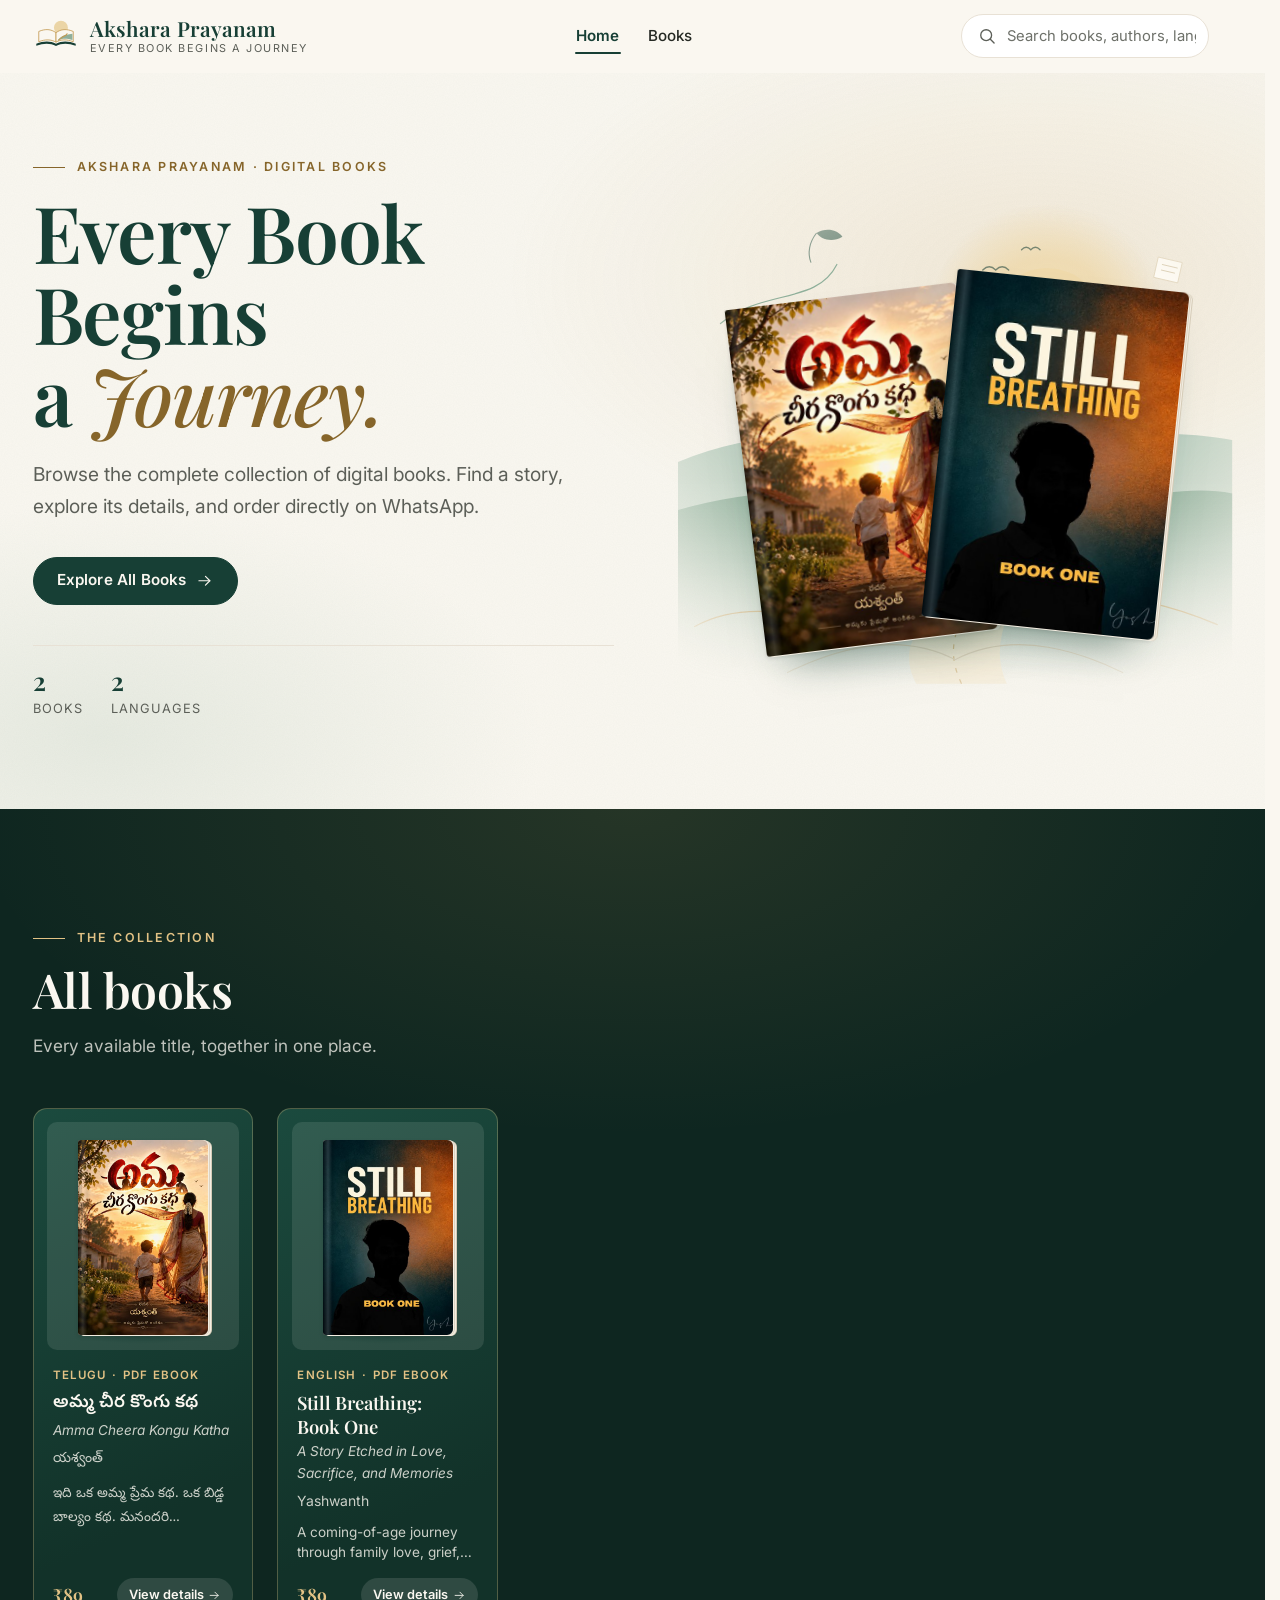
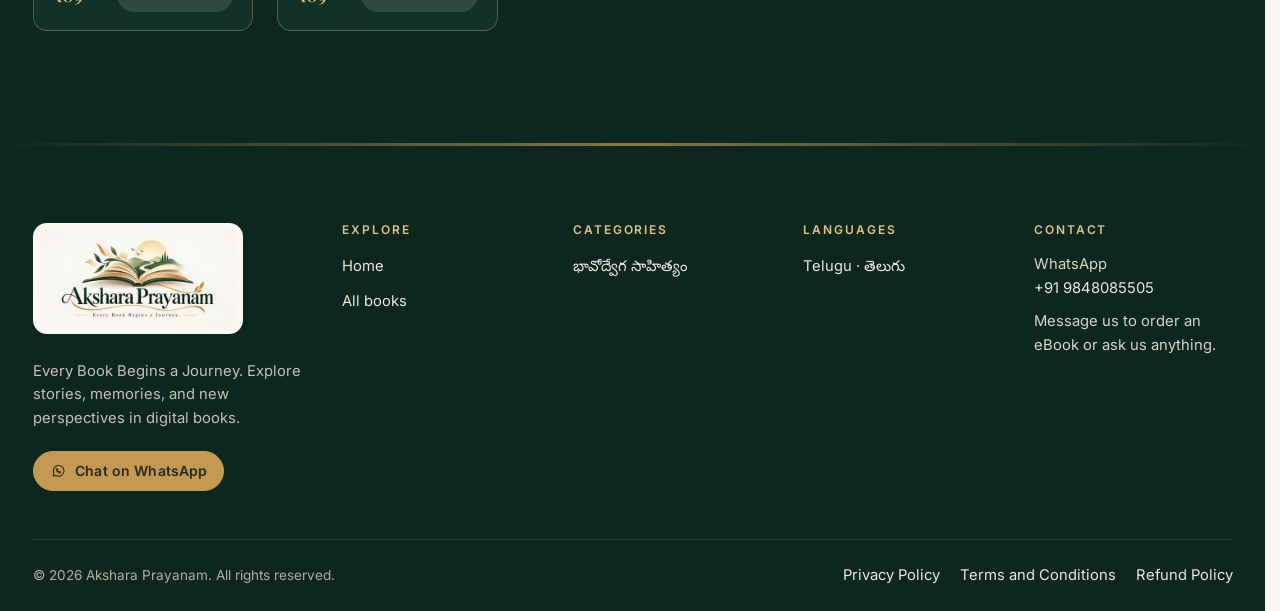
<file: index.html>
<!doctype html>
<html lang="en">
<head>
  <meta charset="utf-8">
  <meta name="viewport" content="width=device-width, initial-scale=1">
  <title>Akshara Prayanam — Every Book Begins a Journey</title>
  <meta name="description" content="Explore digital books in Telugu and English from Akshara Prayanam. Browse the collection, read book details, and order on WhatsApp.">
  <meta name="theme-color" content="#173F35">
  <link rel="icon" href="assets/favicon.svg" type="image/svg+xml">
  <link rel="preconnect" href="https://fonts.googleapis.com">
  <link rel="preconnect" href="https://fonts.gstatic.com" crossorigin>
  <link rel="stylesheet" href="https://fonts.googleapis.com/css2?family=Inter:wght@400;500;600&family=Noto+Sans+Telugu:wght@400;600&family=Playfair+Display:ital,wght@0,500;0,600;1,500&family=Ramaraja&display=swap">
  <link rel="stylesheet" href="css/styles.css?v=20261029-home">
  <script>
    (function (d) {
      var r = d.documentElement; r.classList.add('js');
      if ('IntersectionObserver' in window && window.matchMedia('(prefers-reduced-motion: no-preference)').matches) {
        r.classList.add('reveal-on');
        setTimeout(function () { if (!window.AP_READY) r.classList.remove('reveal-on'); }, 3000);
      }
    })(document);
  </script>
</head>
<body>
  <a class="skip-link" href="#main">Skip to main content</a>

  <header class="site-header">
    <div class="container header-inner">
      <a class="brand" href="index.html">
        <svg class="brand__mark" viewBox="0 0 56 48" aria-hidden="true" focusable="false">
          <circle cx="34" cy="14" r="8.5" fill="#EBD5A6"/>
          <path d="M28 31.5V20c-6-4.5-13-5-21-1.5V31c8-3.2 15-3 21 .5z" fill="#FAF7F0" stroke="#C49A52"/>
          <path d="M28 31.5V20c6-4.5 13-5 21-1.5V31c-8-3.2-15-3-21 .5z" fill="#FAF7F0" stroke="#C49A52"/>
          <path d="M30 29.5c3-4.5 7.5-7 18-8.2V29c-7-2.6-13-2.2-18 .5z" fill="#8FAF9A"/>
          <path d="M31 29c2.5-1.5 4-3.6 6.5-4.6 2-.8 3.3-1.8 4-3.2" fill="none" stroke="#C49A52" stroke-width="1.3" stroke-linecap="round"/>
          <path d="M4 33.5c9-3.6 17-3.6 24 0 7-3.6 15-3.6 24 0v2.5c-9-3.4-17-3.4-24 .2-7-3.6-15-3.6-24-.2z" fill="#173F35"/>
        </svg>
        <span class="brand__text"><span class="brand__name">Akshara Prayanam</span><span class="brand__tag">Every Book Begins a Journey</span></span>
      </a>

      <nav class="site-nav" id="site-nav" aria-label="Primary">
        <ul class="nav-list">
          <li><a href="index.html" aria-current="page">Home</a></li>
          <li><a href="books.html">Books</a></li>
        </ul>
      </nav>

      <form class="search" role="search" action="books.html" method="get">
        <label class="sr-only" for="site-search">Search books</label>
        <div class="search__field">
          <svg class="icon" viewBox="0 0 24 24" aria-hidden="true" focusable="false"><circle cx="11" cy="11" r="6.5"/><path d="m16 16 4.5 4.5"/></svg>
          <input class="search__input" id="site-search" name="q" type="search" placeholder="Search books, authors, languages" autocomplete="off" spellcheck="false" role="combobox" aria-autocomplete="list" aria-expanded="false" aria-controls="site-search-list">
          <button class="search__clear" type="button" aria-label="Clear search" hidden><svg class="icon" viewBox="0 0 24 24" aria-hidden="true" focusable="false"><path d="M6 6l12 12M18 6 6 18"/></svg></button>
        </div>
        <div class="search__panel" hidden>
          <div class="search__hint">Search by title, author, language or category.
            <div class="search__hint-list"><button class="chip" type="button" data-try="అమ్మ" lang="te">అమ్మ</button><button class="chip" type="button" data-try="Telugu">Telugu</button><button class="chip" type="button" data-try="eBook">eBook</button></div>
          </div>
          <ul class="search__list" id="site-search-list" role="listbox" aria-label="Matching books"></ul>
          <p class="search__empty" hidden></p>
        </div>
        <p class="sr-only" aria-live="polite" data-search-status></p>
      </form>

      <button class="nav-toggle" type="button" aria-expanded="false" aria-controls="site-nav" aria-label="Open menu">
        <span class="nav-toggle__bars" aria-hidden="true"><span></span><span></span><span></span></span>
      </button>
    </div>
  </header>

  <main id="main" tabindex="-1">
    <!-- Hero -->
    <section class="hero" data-glow data-pause-offscreen aria-labelledby="hero-title">
      <div class="hero__glow" aria-hidden="true"></div>
      <div class="container hero__inner">
        <div class="hero__copy">
          <p class="eyebrow">Akshara Prayanam · Digital Books</p>
          <h1 class="hero__title" id="hero-title">Every Book Begins a <em>Journey.</em></h1>
          <p class="hero__lead">Browse the complete collection of digital books. Find a story, explore its details, and order directly on WhatsApp.</p>
          <div class="hero__actions">
            <a class="btn btn--primary" href="#catalogue">Explore All Books
              <svg class="icon icon--arrow" viewBox="0 0 24 24" aria-hidden="true" focusable="false"><path d="M4 12h15"/><path d="m13 6 6 6-6 6"/></svg>
            </a>
          </div>
          <ul class="hero__meta" id="hero-stats" hidden></ul>
        </div>

        <div class="hero__art">
          <svg class="hero__scene" viewBox="0 0 600 540" aria-hidden="true" focusable="false">
            <defs>
              <radialGradient id="hs-sun" cx="50%" cy="50%" r="50%">
                <stop offset="0" stop-color="#F3DFB4"/>
                <stop offset=".55" stop-color="#EED6A4" stop-opacity=".7"/>
                <stop offset="1" stop-color="#EED6A4" stop-opacity="0"/>
              </radialGradient>
              <linearGradient id="hs-far" x1="0" y1="0" x2="0" y2="1">
                <stop offset="0" stop-color="#BFD1C3"/>
                <stop offset="1" stop-color="#BFD1C3" stop-opacity="0"/>
              </linearGradient>
              <linearGradient id="hs-near" x1="0" y1="0" x2="0" y2="1">
                <stop offset="0" stop-color="#8FAF9A" stop-opacity=".75"/>
                <stop offset="1" stop-color="#8FAF9A" stop-opacity="0"/>
              </linearGradient>
            </defs>
            <circle cx="400" cy="150" r="130" fill="url(#hs-sun)"/>
            <circle cx="400" cy="150" r="60" fill="#EFD9AA" opacity=".9"/>
            <path d="M330 92q7-7 14 0q7-7 14 0M372 70q5-5 10 0q5-5 10 0M300 120q4-4 8 0q4-4 8 0" fill="none" stroke="#173F35" stroke-width="1.5" stroke-linecap="round" opacity=".55"/>
            <path d="M0 300C90 262 170 270 260 292S450 250 600 276V540H0Z" fill="url(#hs-far)"/>
            <path d="M470 280c-4-13-3-28 2-40 5 12 6 27 2 40zM486 282c-3-10-2-21 2-30 4 9 5 20 1 30z" fill="#2F5A4A" opacity=".55"/>
            <path d="M0 352C120 318 240 330 330 350S520 318 600 334V540H0Z" fill="url(#hs-near)"/>
            <path d="M258 540C220 470 334 444 312 398 296 366 355 340 388 302L396 302C368 342 336 372 352 402 382 454 330 482 356 540Z" fill="#F5E9CF" opacity=".9"/>
            <path d="M307 540C274 472 346 444 331 400 318 368 360 340 392 302" fill="none" stroke="#C49A52" stroke-width="1.3" stroke-dasharray="5 8" opacity=".7"/>
            <path class="ink" style="--len:640" d="M18 478C110 428 210 512 300 474S482 432 584 476" fill="none" stroke="#C49A52" stroke-width="1.3" stroke-linecap="round" opacity=".75"/>
            <path class="ink" style="--len:260" d="M46 150C92 112 150 130 172 86" fill="none" stroke="#8FAF9A" stroke-width="1.3" stroke-linecap="round"/>
            <path d="M118 528C196 490 254 490 300 514 346 490 404 490 482 528" fill="none" stroke="#D9CBB0" stroke-width="1.2"/>
            <g class="float">
              <path d="M88 200l36-9 7 27-36 9z" fill="#FFFDF7" stroke="#E0D3B9"/>
              <path d="M97 205l21-5M99 211l19-4.5" stroke="#D5C7AB" stroke-width="1"/>
            </g>
            <g class="float">
              <path d="M520 78l26 6-5 22-26-6z" fill="#FFFDF7" stroke="#E0D3B9"/>
              <path d="M524 86l17 4M523 92l15 3.5" stroke="#D5C7AB" stroke-width="1"/>
            </g>
            <g class="float">
              <path d="M150 52c10-6 22-4 28 4-10 6-22 4-28-4z" fill="#2F5A4A" opacity=".55"/>
              <path d="M150 52c-8 10-10 22-6 32" fill="none" stroke="#2F5A4A" stroke-width="1.2" opacity=".55"/>
            </g>
          </svg>
          <div class="hero__books" id="hero-books"></div>
        </div>
      </div>
    </section>

    <section class="section home-shelf" id="catalogue" aria-labelledby="catalogue-title">
      <div class="container">
        <div class="section-head reveal">
          <div class="section-head__text">
            <p class="eyebrow">The collection</p>
            <h2 class="section-title" id="catalogue-title">All books</h2>
            <p class="section-lead">Every available title, together in one place.</p>
          </div>
        </div>
        <div class="book-grid home-book-grid" id="home-book-grid"></div>
      </div>
    </section>

    <!-- Featured quote -->
    <section class="quote-section" id="quote" aria-label="From the book" hidden>
      <div class="container">
        <figure class="book-quote book-quote--feature" id="featured-quote">
          <span class="book-quote__mark" aria-hidden="true">“</span>
          <blockquote></blockquote>
          <div class="divider reveal" aria-hidden="true"><span class="divider__line"></span><span class="divider__mark"></span><span class="divider__line"></span></div>
          <figcaption class="reveal"></figcaption>
        </figure>
      </div>
    </section>

    <!-- Categories -->
    <section class="section" id="categories" aria-labelledby="categories-title" hidden>
      <div class="container">
        <div class="section-head reveal">
          <div class="section-head__text">
            <p class="eyebrow">Browse by category</p>
            <h2 class="section-title" id="categories-title">Find the road you want to travel</h2>
            <p class="section-lead">From tender love stories to the foundations of philosophy — choose a path and see every book that belongs to it.</p>
          </div>
        </div>
        <ul class="cat-grid" id="category-grid"></ul>
      </div>
    </section>

    <!-- Languages -->
    <section class="section section--paper" id="languages" aria-labelledby="languages-title" hidden>
      <div class="container">
        <div class="section-head reveal">
          <div class="section-head__text">
            <p class="eyebrow">Read in your language</p>
            <h2 class="section-title" id="languages-title">Stories in every script</h2>
            <p class="section-lead">Choose a language to see what is waiting on our shelves.</p>
          </div>
        </div>
        <div class="lang-picker reveal" id="lang-picker" role="group" aria-label="Choose a language"></div>
        <div class="lang-results reveal" style="--i:1">
          <div class="lang-results__bar">
            <p class="lang-results__count" id="lang-results-count" aria-live="polite"></p>
            <div class="lang-results__actions">
              <button class="text-btn" type="button" id="lang-clear" hidden>Clear language</button>
              <a class="link-arrow" id="lang-all" href="books.html">Browse all books
                <svg class="icon" viewBox="0 0 24 24" aria-hidden="true" focusable="false"><path d="M4 12h15"/><path d="m13 6 6 6-6 6"/></svg>
              </a>
            </div>
          </div>
          <div class="book-grid" id="lang-grid"></div>
        </div>
      </div>
    </section>

    <!-- Story -->
    <section class="section section--white" id="story" aria-labelledby="story-title" hidden>
      <div class="container">
        <div class="story__grid">
          <figure class="story__figure reveal">
            <img src="assets/logo-960.jpg" alt="The Akshara Prayanam logo: an open book with a path winding through green hills toward a rising sun" width="960" height="480" loading="lazy" decoding="async">
          </figure>
          <div class="story__body reveal" style="--i:1">
            <p class="eyebrow">Our story</p>
            <h2 class="section-title" id="story-title">A journey that begins with a single letter</h2>
            <p><span class="story__word">Akshara</span> (<span lang="te">అక్షర</span>) means a letter — the smallest piece of every story ever written. <span class="story__word">Prayanam</span> (<span lang="te">ప్రయాణం</span>) means a journey.</p>
            <p>Together they hold a simple belief: every book is a road. Some lead home to familiar words and memories; others take us to places we never imagined.</p>
            <p>Our journey begins with heartfelt Telugu stories — books about love, memory and the people who shape us. More titles will join the shelf along the way.</p>
          </div>
        </div>

        <ol class="journey">
          <li class="journey__step reveal">
            <h3>Discover</h3>
            <p>Browse the collection or search for a title or author.</p>
          </li>
          <li class="journey__step reveal" style="--i:1">
            <h3>Choose</h3>
            <p>Open a book to read its description, details and a few lines from its pages.</p>
          </li>
          <li class="journey__step reveal" style="--i:2">
            <h3>Message us</h3>
            <p>Tap “Get This Book” to open WhatsApp with the title, book ID, format and price filled in. We confirm payment and share your eBook with you personally.</p>
          </li>
        </ol>
      </div>
    </section>

    <!-- CTA -->
    <section class="cta-band" aria-labelledby="cta-title" hidden>
      <div class="container cta-band__inner">
        <div class="reveal">
          <p class="eyebrow">Questions?</p>
          <h2 id="cta-title">We would love to hear from you.</h2>
          <p>Message us on WhatsApp about our books, payment or anything else — we reply personally.</p>
        </div>
        <a class="btn btn--gold" data-whatsapp href="https://wa.me/919848085505">
          <svg class="icon" viewBox="0 0 24 24" aria-hidden="true" focusable="false"><path d="M4.5 19.5 6 15.6A8 8 0 1 1 9 18.6z"/><path d="M9.2 9.3c.2 2.6 2.9 5.3 5.5 5.5l1.1-1.3-1.9-1-1 .7c-.9-.4-1.6-1.1-2-2l.7-1-1-1.9z"/></svg>
          Chat on WhatsApp
        </a>
      </div>
    </section>
  </main>

  <footer class="site-footer">
    <div class="container">
      <div class="footer-grid">
        <div class="footer-brand">
          <a class="footer-brand__home" href="index.html" aria-label="Akshara Prayanam home"><img class="footer-brand__logo" src="assets/logo-480.jpg" alt="Akshara Prayanam" width="480" height="240" loading="lazy" decoding="async"></a>
          <p>Every Book Begins a Journey. Explore stories, memories, and new perspectives in digital books.</p>
          <a class="btn btn--gold btn--sm" data-whatsapp href="https://wa.me/919848085505">
            <svg class="icon" viewBox="0 0 24 24" aria-hidden="true" focusable="false"><path d="M4.5 19.5 6 15.6A8 8 0 1 1 9 18.6z"/><path d="M9.2 9.3c.2 2.6 2.9 5.3 5.5 5.5l1.1-1.3-1.9-1-1 .7c-.9-.4-1.6-1.1-2-2l.7-1-1-1.9z"/></svg>
            Chat on WhatsApp
          </a>
        </div>
        <nav class="footer-col" aria-label="Footer">
          <h2>Explore</h2>
          <ul>
            <li><a href="index.html">Home</a></li>
            <li><a href="books.html">All books</a></li>
          </ul>
        </nav>
        <div class="footer-col">
          <h2>Categories</h2>
          <ul>
            <li><a href="books.html?cat=emotional" lang="te">భావోద్వేగ సాహిత్యం</a></li>
          </ul>
        </div>
        <div class="footer-col">
          <h2>Languages</h2>
          <ul>
            <li><a href="books.html?lang=telugu">Telugu · <span lang="te">తెలుగు</span></a></li>
          </ul>
        </div>
        <div class="footer-col">
          <h2>Contact</h2>
          <p>WhatsApp<br><a data-whatsapp href="https://wa.me/919848085505"><span data-whatsapp-display>+91 9848085505</span></a></p>
          <p>Message us to order an eBook or ask us anything.</p>
        </div>
      </div>
      <div class="footer-bottom">
        <p>© <span data-year>2026</span> Akshara Prayanam. All rights reserved.</p>
        <nav aria-label="Legal">
          <ul>
            <li><a href="privacy.html">Privacy Policy</a></li>
            <li><a href="terms.html">Terms and Conditions</a></li>
            <li><a href="refund.html">Refund Policy</a></li>
          </ul>
        </nav>
      </div>
    </div>
  </footer>

  <button class="back-to-top" type="button" aria-label="Back to top">
    <svg class="icon" viewBox="0 0 24 24" aria-hidden="true" focusable="false"><path d="M12 20V5"/><path d="m6 11 6-6 6 6"/></svg>
  </button>

  <script src="js/data.js"></script>
  <script src="js/core.js?v=20261029-home"></script>
  <script src="js/home.js?v=20261029-home"></script>
</body>
</html>
</file>
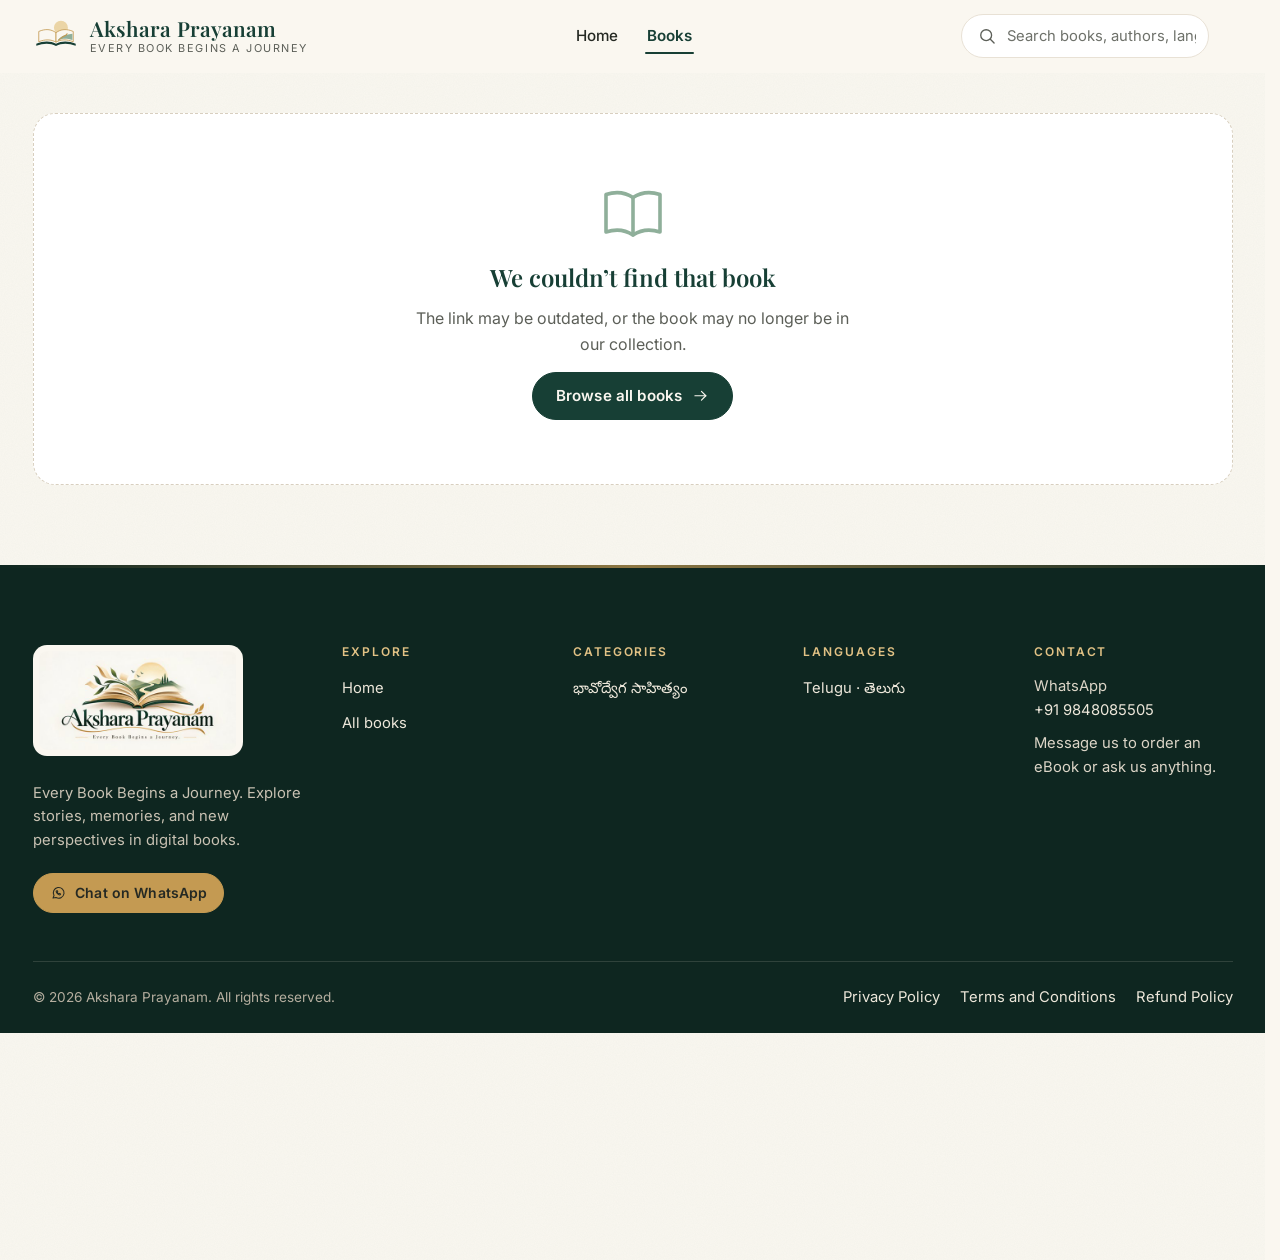
<file: book.html>
<!doctype html>
<html lang="en">
<head>
  <meta charset="utf-8">
  <meta name="viewport" content="width=device-width, initial-scale=1">
  <title>Book details — Akshara Prayanam</title>
  <meta name="description" content="Book details, sample reading and WhatsApp ordering at Akshara Prayanam.">
  <meta name="theme-color" content="#173F35">
  <link rel="icon" href="assets/favicon.svg" type="image/svg+xml">
  <link rel="preconnect" href="https://fonts.googleapis.com">
  <link rel="preconnect" href="https://fonts.gstatic.com" crossorigin>
  <link rel="stylesheet" href="https://fonts.googleapis.com/css2?family=Inter:wght@400;500;600&family=Noto+Sans+Telugu:wght@400;600&family=Playfair+Display:ital,wght@0,500;0,600;1,500&family=Ramaraja&display=swap">
  <link rel="stylesheet" href="css/styles.css">
  <script>
    (function (d) {
      var r = d.documentElement; r.classList.add('js');
      if ('IntersectionObserver' in window && window.matchMedia('(prefers-reduced-motion: no-preference)').matches) {
        r.classList.add('reveal-on');
        setTimeout(function () { if (!window.AP_READY) r.classList.remove('reveal-on'); }, 3000);
      }
      window.addEventListener('pagereveal', function (e) { if (e.viewTransition) r.classList.add('vt-arrival'); });
    })(document);
  </script>
</head>
<body>
  <a class="skip-link" href="#main">Skip to main content</a>

  <header class="site-header">
    <div class="container header-inner">
      <a class="brand" href="index.html">
        <svg class="brand__mark" viewBox="0 0 56 48" aria-hidden="true" focusable="false">
          <circle cx="34" cy="14" r="8.5" fill="#EBD5A6"/>
          <path d="M28 31.5V20c-6-4.5-13-5-21-1.5V31c8-3.2 15-3 21 .5z" fill="#FAF7F0" stroke="#C49A52"/>
          <path d="M28 31.5V20c6-4.5 13-5 21-1.5V31c-8-3.2-15-3-21 .5z" fill="#FAF7F0" stroke="#C49A52"/>
          <path d="M30 29.5c3-4.5 7.5-7 18-8.2V29c-7-2.6-13-2.2-18 .5z" fill="#8FAF9A"/>
          <path d="M31 29c2.5-1.5 4-3.6 6.5-4.6 2-.8 3.3-1.8 4-3.2" fill="none" stroke="#C49A52" stroke-width="1.3" stroke-linecap="round"/>
          <path d="M4 33.5c9-3.6 17-3.6 24 0 7-3.6 15-3.6 24 0v2.5c-9-3.4-17-3.4-24 .2-7-3.6-15-3.6-24-.2z" fill="#173F35"/>
        </svg>
        <span class="brand__text"><span class="brand__name">Akshara Prayanam</span><span class="brand__tag">Every Book Begins a Journey</span></span>
      </a>

      <nav class="site-nav" id="site-nav" aria-label="Primary">
        <ul class="nav-list">
          <li><a href="index.html">Home</a></li>
          <li><a href="books.html" aria-current="page">Books</a></li>
        </ul>
      </nav>

      <form class="search" role="search" action="books.html" method="get">
        <label class="sr-only" for="site-search">Search books</label>
        <div class="search__field">
          <svg class="icon" viewBox="0 0 24 24" aria-hidden="true" focusable="false"><circle cx="11" cy="11" r="6.5"/><path d="m16 16 4.5 4.5"/></svg>
          <input class="search__input" id="site-search" name="q" type="search" placeholder="Search books, authors, languages" autocomplete="off" spellcheck="false" role="combobox" aria-autocomplete="list" aria-expanded="false" aria-controls="site-search-list">
          <button class="search__clear" type="button" aria-label="Clear search" hidden><svg class="icon" viewBox="0 0 24 24" aria-hidden="true" focusable="false"><path d="M6 6l12 12M18 6 6 18"/></svg></button>
        </div>
        <div class="search__panel" hidden>
          <div class="search__hint">Search by title, author, language or category.
            <div class="search__hint-list"><button class="chip" type="button" data-try="అమ్మ" lang="te">అమ్మ</button><button class="chip" type="button" data-try="Telugu">Telugu</button><button class="chip" type="button" data-try="eBook">eBook</button></div>
          </div>
          <ul class="search__list" id="site-search-list" role="listbox" aria-label="Matching books"></ul>
          <p class="search__empty" hidden></p>
        </div>
        <p class="sr-only" aria-live="polite" data-search-status></p>
      </form>

      <button class="nav-toggle" type="button" aria-expanded="false" aria-controls="site-nav" aria-label="Open menu">
        <span class="nav-toggle__bars" aria-hidden="true"><span></span><span></span><span></span></span>
      </button>
    </div>
  </header>

  <main id="main" tabindex="-1">
    <div class="detail">
      <div class="container" id="book-detail">
        <noscript>
          <div class="empty-state">
            <h1>Book details need JavaScript</h1>
            <p>Please enable JavaScript to view this book, or contact us on WhatsApp.</p>
            <a class="btn btn--primary" href="books.html">Browse all books</a>
          </div>
        </noscript>
      </div>
    </div>

    <section class="related" id="related" aria-labelledby="related-title" hidden>
      <div class="container">
        <div class="section-head reveal">
          <div class="section-head__text">
            <p class="eyebrow">Continue the journey</p>
            <h2 class="section-title" id="related-title">You may also enjoy</h2>
          </div>
          <a class="link-arrow" href="books.html">Browse all books
            <svg class="icon" viewBox="0 0 24 24" aria-hidden="true" focusable="false"><path d="M4 12h15"/><path d="m13 6 6 6-6 6"/></svg>
          </a>
        </div>
        <div class="book-grid" id="related-grid"></div>
      </div>
    </section>
  </main>

  <dialog class="sample-dialog" id="sample-dialog" aria-labelledby="sample-title">
    <div class="sample-dialog__head">
      <div>
        <p class="sample-dialog__kicker">Read a sample</p>
        <h2 class="sample-dialog__title" id="sample-title"></h2>
      </div>
      <button class="icon-btn" type="button" data-close-dialog aria-label="Close sample">
        <svg class="icon" viewBox="0 0 24 24" aria-hidden="true" focusable="false"><path d="M6 6l12 12M18 6 6 18"/></svg>
      </button>
    </div>
    <div class="sample-dialog__body" id="sample-body" tabindex="0" role="region" aria-label="Sample text"></div>
    <div class="sample-dialog__foot">
      <p>A short excerpt for preview only.</p>
      <a class="btn btn--primary btn--sm" id="sample-buy" href="books.html" target="_blank" rel="noopener">Get This Book <span class="sr-only">(opens WhatsApp in a new tab)</span></a>
    </div>
  </dialog>

  <footer class="site-footer">
    <div class="container">
      <div class="footer-grid">
        <div class="footer-brand">
          <a class="footer-brand__home" href="index.html" aria-label="Akshara Prayanam home"><img class="footer-brand__logo" src="assets/logo-480.jpg" alt="Akshara Prayanam" width="480" height="240" loading="lazy" decoding="async"></a>
          <p>Every Book Begins a Journey. Explore stories, memories, and new perspectives in digital books.</p>
          <a class="btn btn--gold btn--sm" data-whatsapp href="https://wa.me/919848085505">
            <svg class="icon" viewBox="0 0 24 24" aria-hidden="true" focusable="false"><path d="M4.5 19.5 6 15.6A8 8 0 1 1 9 18.6z"/><path d="M9.2 9.3c.2 2.6 2.9 5.3 5.5 5.5l1.1-1.3-1.9-1-1 .7c-.9-.4-1.6-1.1-2-2l.7-1-1-1.9z"/></svg>
            Chat on WhatsApp
          </a>
        </div>
        <nav class="footer-col" aria-label="Footer">
          <h2>Explore</h2>
          <ul>
            <li><a href="index.html">Home</a></li>
            <li><a href="books.html">All books</a></li>
          </ul>
        </nav>
        <div class="footer-col">
          <h2>Categories</h2>
          <ul>
            <li><a href="books.html?cat=emotional" lang="te">భావోద్వేగ సాహిత్యం</a></li>
          </ul>
        </div>
        <div class="footer-col">
          <h2>Languages</h2>
          <ul>
            <li><a href="books.html?lang=telugu">Telugu · <span lang="te">తెలుగు</span></a></li>
          </ul>
        </div>
        <div class="footer-col">
          <h2>Contact</h2>
          <p>WhatsApp<br><a data-whatsapp href="https://wa.me/919848085505"><span data-whatsapp-display>+91 9848085505</span></a></p>
          <p>Message us to order an eBook or ask us anything.</p>
        </div>
      </div>
      <div class="footer-bottom">
        <p>© <span data-year>2026</span> Akshara Prayanam. All rights reserved.</p>
        <nav aria-label="Legal">
          <ul>
            <li><a href="privacy.html">Privacy Policy</a></li>
            <li><a href="terms.html">Terms and Conditions</a></li>
            <li><a href="refund.html">Refund Policy</a></li>
          </ul>
        </nav>
      </div>
    </div>
  </footer>

  <button class="back-to-top" type="button" aria-label="Back to top">
    <svg class="icon" viewBox="0 0 24 24" aria-hidden="true" focusable="false"><path d="M12 20V5"/><path d="m6 11 6-6 6 6"/></svg>
  </button>

  <script src="js/data.js"></script>
  <script src="js/core.js"></script>
  <script src="js/book.js"></script>
</body>
</html>
</file>
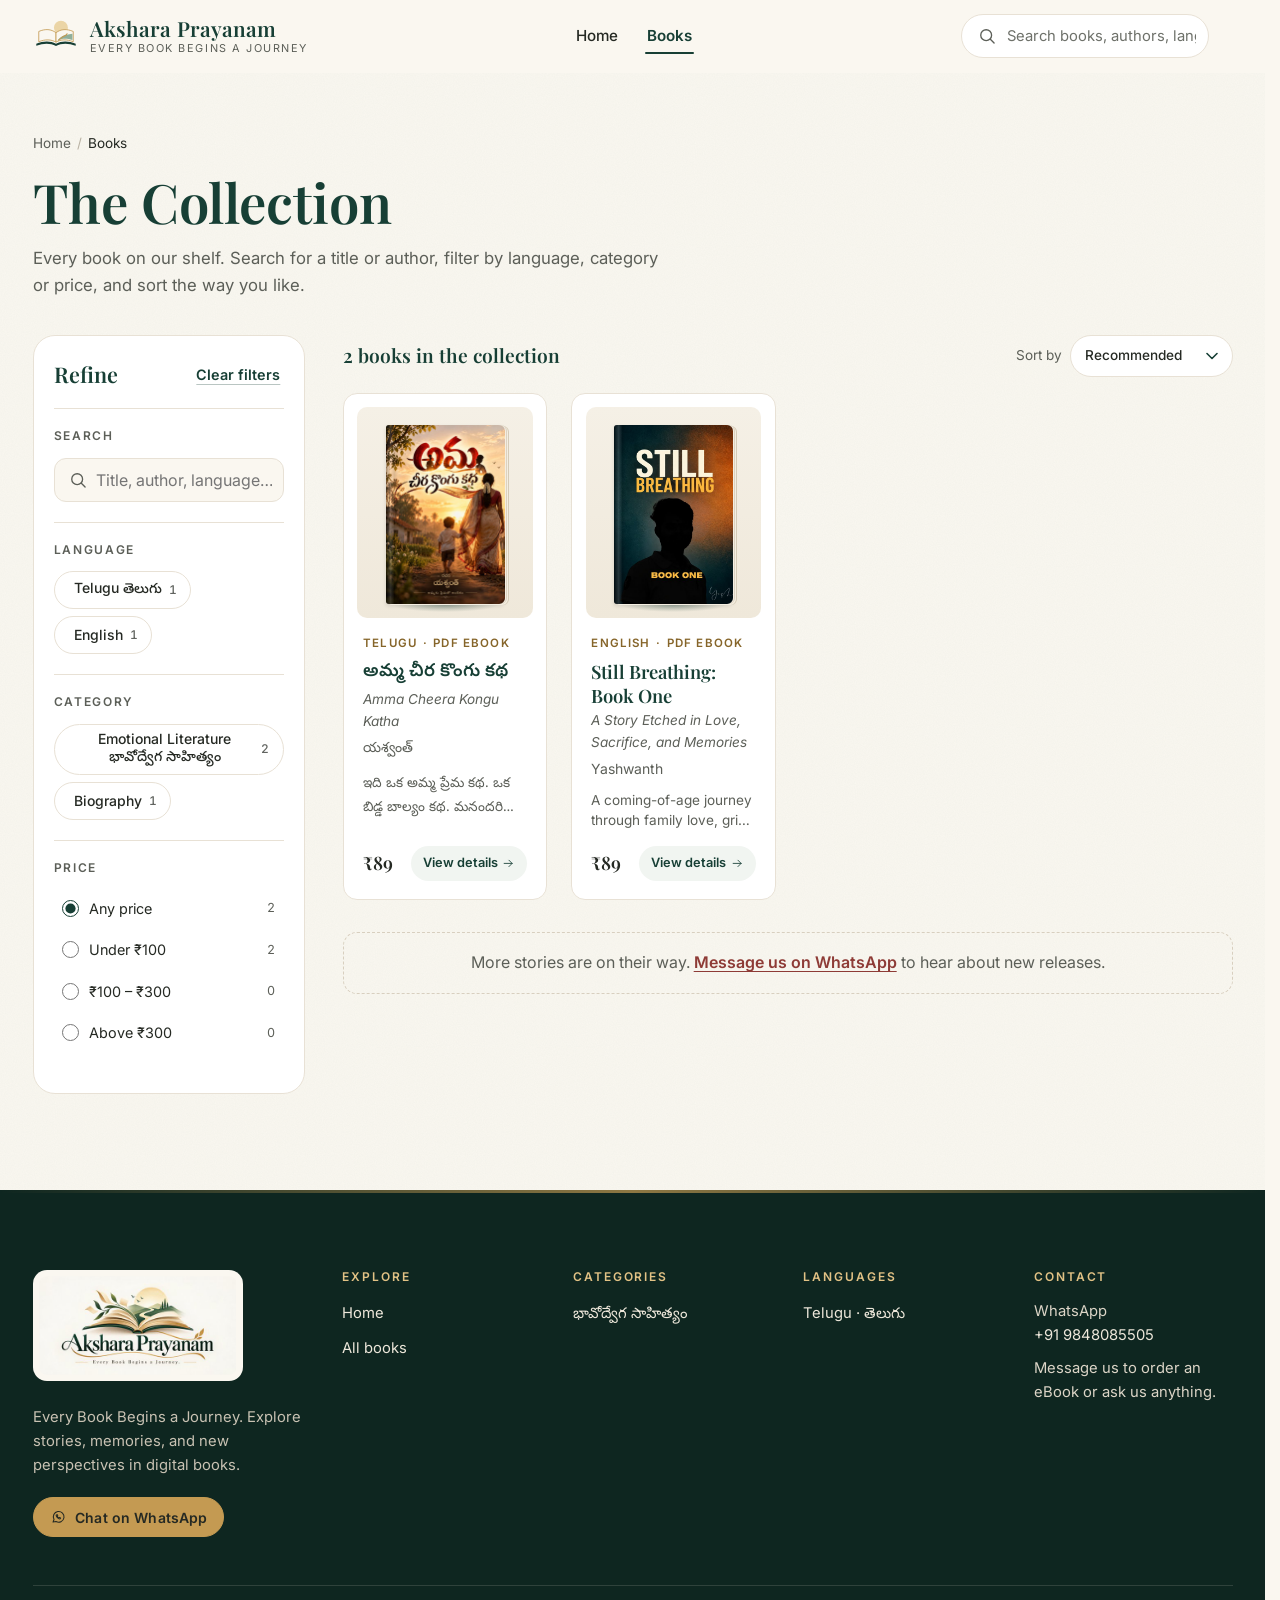
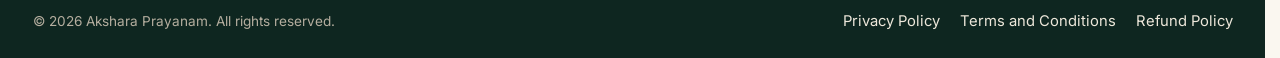
<file: books.html>
<!doctype html>
<html lang="en">
<head>
  <meta charset="utf-8">
  <meta name="viewport" content="width=device-width, initial-scale=1">
  <title>Books — Akshara Prayanam</title>
  <meta name="description" content="Browse the Akshara Prayanam collection of Telugu eBooks. Search by title or author and order on WhatsApp.">
  <meta name="theme-color" content="#173F35">
  <link rel="icon" href="assets/favicon.svg" type="image/svg+xml">
  <link rel="preconnect" href="https://fonts.googleapis.com">
  <link rel="preconnect" href="https://fonts.gstatic.com" crossorigin>
  <link rel="stylesheet" href="https://fonts.googleapis.com/css2?family=Inter:wght@400;500;600&family=Noto+Sans+Telugu:wght@400;600&family=Playfair+Display:ital,wght@0,500;0,600;1,500&display=swap">
  <link rel="stylesheet" href="css/styles.css">
  <script>
    (function (d) {
      var r = d.documentElement; r.classList.add('js');
      if ('IntersectionObserver' in window && window.matchMedia('(prefers-reduced-motion: no-preference)').matches) {
        r.classList.add('reveal-on');
        setTimeout(function () { if (!window.AP_READY) r.classList.remove('reveal-on'); }, 3000);
      }
    })(document);
  </script>
</head>
<body>
  <a class="skip-link" href="#main">Skip to main content</a>

  <header class="site-header">
    <div class="container header-inner">
      <a class="brand" href="index.html">
        <svg class="brand__mark" viewBox="0 0 56 48" aria-hidden="true" focusable="false">
          <circle cx="34" cy="14" r="8.5" fill="#EBD5A6"/>
          <path d="M28 31.5V20c-6-4.5-13-5-21-1.5V31c8-3.2 15-3 21 .5z" fill="#FAF7F0" stroke="#C49A52"/>
          <path d="M28 31.5V20c6-4.5 13-5 21-1.5V31c-8-3.2-15-3-21 .5z" fill="#FAF7F0" stroke="#C49A52"/>
          <path d="M30 29.5c3-4.5 7.5-7 18-8.2V29c-7-2.6-13-2.2-18 .5z" fill="#8FAF9A"/>
          <path d="M31 29c2.5-1.5 4-3.6 6.5-4.6 2-.8 3.3-1.8 4-3.2" fill="none" stroke="#C49A52" stroke-width="1.3" stroke-linecap="round"/>
          <path d="M4 33.5c9-3.6 17-3.6 24 0 7-3.6 15-3.6 24 0v2.5c-9-3.4-17-3.4-24 .2-7-3.6-15-3.6-24-.2z" fill="#173F35"/>
        </svg>
        <span class="brand__text"><span class="brand__name">Akshara Prayanam</span><span class="brand__tag">Every Book Begins a Journey</span></span>
      </a>

      <nav class="site-nav" id="site-nav" aria-label="Primary">
        <ul class="nav-list">
          <li><a href="index.html">Home</a></li>
          <li><a href="books.html" aria-current="page">Books</a></li>
        </ul>
      </nav>

      <form class="search" role="search" action="books.html" method="get">
        <label class="sr-only" for="site-search">Search books</label>
        <div class="search__field">
          <svg class="icon" viewBox="0 0 24 24" aria-hidden="true" focusable="false"><circle cx="11" cy="11" r="6.5"/><path d="m16 16 4.5 4.5"/></svg>
          <input class="search__input" id="site-search" name="q" type="search" placeholder="Search books, authors, languages" autocomplete="off" spellcheck="false" role="combobox" aria-autocomplete="list" aria-expanded="false" aria-controls="site-search-list">
          <button class="search__clear" type="button" aria-label="Clear search" hidden><svg class="icon" viewBox="0 0 24 24" aria-hidden="true" focusable="false"><path d="M6 6l12 12M18 6 6 18"/></svg></button>
        </div>
        <div class="search__panel" hidden>
          <div class="search__hint">Search by title, author, language or category.
            <div class="search__hint-list"><button class="chip" type="button" data-try="అమ్మ" lang="te">అమ్మ</button><button class="chip" type="button" data-try="Telugu">Telugu</button><button class="chip" type="button" data-try="eBook">eBook</button></div>
          </div>
          <ul class="search__list" id="site-search-list" role="listbox" aria-label="Matching books"></ul>
          <p class="search__empty" hidden></p>
        </div>
        <p class="sr-only" aria-live="polite" data-search-status></p>
      </form>

      <button class="nav-toggle" type="button" aria-expanded="false" aria-controls="site-nav" aria-label="Open menu">
        <span class="nav-toggle__bars" aria-hidden="true"><span></span><span></span><span></span></span>
      </button>
    </div>
  </header>

  <main id="main" tabindex="-1">
    <section class="page-hero">
      <div class="container">
        <nav class="breadcrumb" aria-label="Breadcrumb">
          <ol>
            <li><a href="index.html">Home</a></li>
            <li aria-current="page">Books</li>
          </ol>
        </nav>
        <h1 class="page-hero__title">The Collection</h1>
        <p class="page-hero__lead">Every book on our shelf. Search for a title or author, filter by language, category or price, and sort the way you like.</p>
      </div>
    </section>

    <div class="container catalog">
      <div class="catalog__toolbar">
        <button class="btn btn--ghost btn--sm filters-toggle" type="button" aria-expanded="false" aria-controls="filters">
          <svg class="icon" viewBox="0 0 24 24" aria-hidden="true" focusable="false"><path d="M4 6h16M7 12h10M10 18h4"/></svg>
          Filters <span class="filters-toggle__badge" data-filter-count hidden></span>
        </button>
      </div>

      <aside class="filters" id="filters" aria-labelledby="filters-title">
        <div class="filters__head">
          <h2 id="filters-title">Refine</h2>
          <button class="text-btn" type="button" data-clear-filters>Clear filters</button>
        </div>
        <div class="filter-group">
          <label class="filter-group__label" for="catalog-search">Search</label>
          <div class="field">
            <svg class="icon" viewBox="0 0 24 24" aria-hidden="true" focusable="false"><circle cx="11" cy="11" r="6.5"/><path d="m16 16 4.5 4.5"/></svg>
            <input id="catalog-search" type="search" placeholder="Title, author, language…" autocomplete="off" spellcheck="false">
            <button class="field__clear" type="button" aria-label="Clear search text" hidden><svg class="icon" viewBox="0 0 24 24" aria-hidden="true" focusable="false"><path d="M6 6l12 12M18 6 6 18"/></svg></button>
          </div>
        </div>
        <fieldset class="filter-group">
          <legend>Language</legend>
          <div class="filter-chips" id="filter-lang"></div>
        </fieldset>
        <fieldset class="filter-group">
          <legend>Category</legend>
          <div class="filter-chips" id="filter-cat"></div>
        </fieldset>
        <fieldset class="filter-group">
          <legend>Price</legend>
          <div class="radio-list" id="filter-price"></div>
        </fieldset>
      </aside>

      <section class="results" aria-labelledby="results-count">
        <div class="results__bar">
          <p class="results__count" id="results-count" tabindex="-1" aria-live="polite" aria-atomic="true">Books</p>
          <div class="results__tools">
            <label class="select">
              <span>Sort by</span>
              <select id="sort"></select>
            </label>
          </div>
        </div>
        <div class="active-filters" id="active-filters" role="group" aria-label="Active filters"></div>
        <div class="book-grid" id="book-grid"></div>
        <p class="catalog-note" id="catalog-note" hidden>More stories are on their way. <a data-whatsapp href="https://wa.me/919848085505">Message us on WhatsApp</a> to hear about new releases.</p>
        <div class="load-more" hidden>
          <button class="btn btn--ghost" type="button" id="load-more">Show more books</button>
        </div>
        <div class="empty-state" id="empty-state" hidden>
          <svg class="empty-state__art icon" viewBox="0 0 24 24" aria-hidden="true" focusable="false"><path d="M3 5.5c3-1 6-1 9 1 3-2 6-2 9-1V18c-3-1-6-1-9 1-3-2-6-2-9-1z"/><path d="M12 6.5V19"/></svg>
          <h2>No books match these filters</h2>
          <p>Try removing a filter, or search for a different title, author or language.</p>
          <button class="btn btn--primary" type="button" data-clear-filters>Clear all filters</button>
        </div>
        <noscript><p class="empty-state">Please enable JavaScript to browse and filter the catalogue.</p></noscript>
      </section>
    </div>
  </main>

  <footer class="site-footer">
    <div class="container">
      <div class="footer-grid">
        <div class="footer-brand">
          <a class="footer-brand__home" href="index.html" aria-label="Akshara Prayanam home"><img class="footer-brand__logo" src="assets/logo-480.jpg" alt="Akshara Prayanam" width="480" height="240" loading="lazy" decoding="async"></a>
          <p>Every Book Begins a Journey. Explore stories, memories, and new perspectives in digital books.</p>
          <a class="btn btn--gold btn--sm" data-whatsapp href="https://wa.me/919848085505">
            <svg class="icon" viewBox="0 0 24 24" aria-hidden="true" focusable="false"><path d="M4.5 19.5 6 15.6A8 8 0 1 1 9 18.6z"/><path d="M9.2 9.3c.2 2.6 2.9 5.3 5.5 5.5l1.1-1.3-1.9-1-1 .7c-.9-.4-1.6-1.1-2-2l.7-1-1-1.9z"/></svg>
            Chat on WhatsApp
          </a>
        </div>
        <nav class="footer-col" aria-label="Footer">
          <h2>Explore</h2>
          <ul>
            <li><a href="index.html">Home</a></li>
            <li><a href="books.html">All books</a></li>
          </ul>
        </nav>
        <div class="footer-col">
          <h2>Categories</h2>
          <ul>
            <li><a href="books.html?cat=emotional" lang="te">భావోద్వేగ సాహిత్యం</a></li>
          </ul>
        </div>
        <div class="footer-col">
          <h2>Languages</h2>
          <ul>
            <li><a href="books.html?lang=telugu">Telugu · <span lang="te">తెలుగు</span></a></li>
          </ul>
        </div>
        <div class="footer-col">
          <h2>Contact</h2>
          <p>WhatsApp<br><a data-whatsapp href="https://wa.me/919848085505"><span data-whatsapp-display>+91 9848085505</span></a></p>
          <p>Message us to order an eBook or ask us anything.</p>
        </div>
      </div>
      <div class="footer-bottom">
        <p>© <span data-year>2026</span> Akshara Prayanam. All rights reserved.</p>
        <nav aria-label="Legal">
          <ul>
            <li><a href="privacy.html">Privacy Policy</a></li>
            <li><a href="terms.html">Terms and Conditions</a></li>
            <li><a href="refund.html">Refund Policy</a></li>
          </ul>
        </nav>
      </div>
    </div>
  </footer>

  <button class="back-to-top" type="button" aria-label="Back to top">
    <svg class="icon" viewBox="0 0 24 24" aria-hidden="true" focusable="false"><path d="M12 20V5"/><path d="m6 11 6-6 6 6"/></svg>
  </button>

  <script src="js/data.js"></script>
  <script src="js/core.js"></script>
  <script src="js/catalog.js"></script>
</body>
</html>
</file>
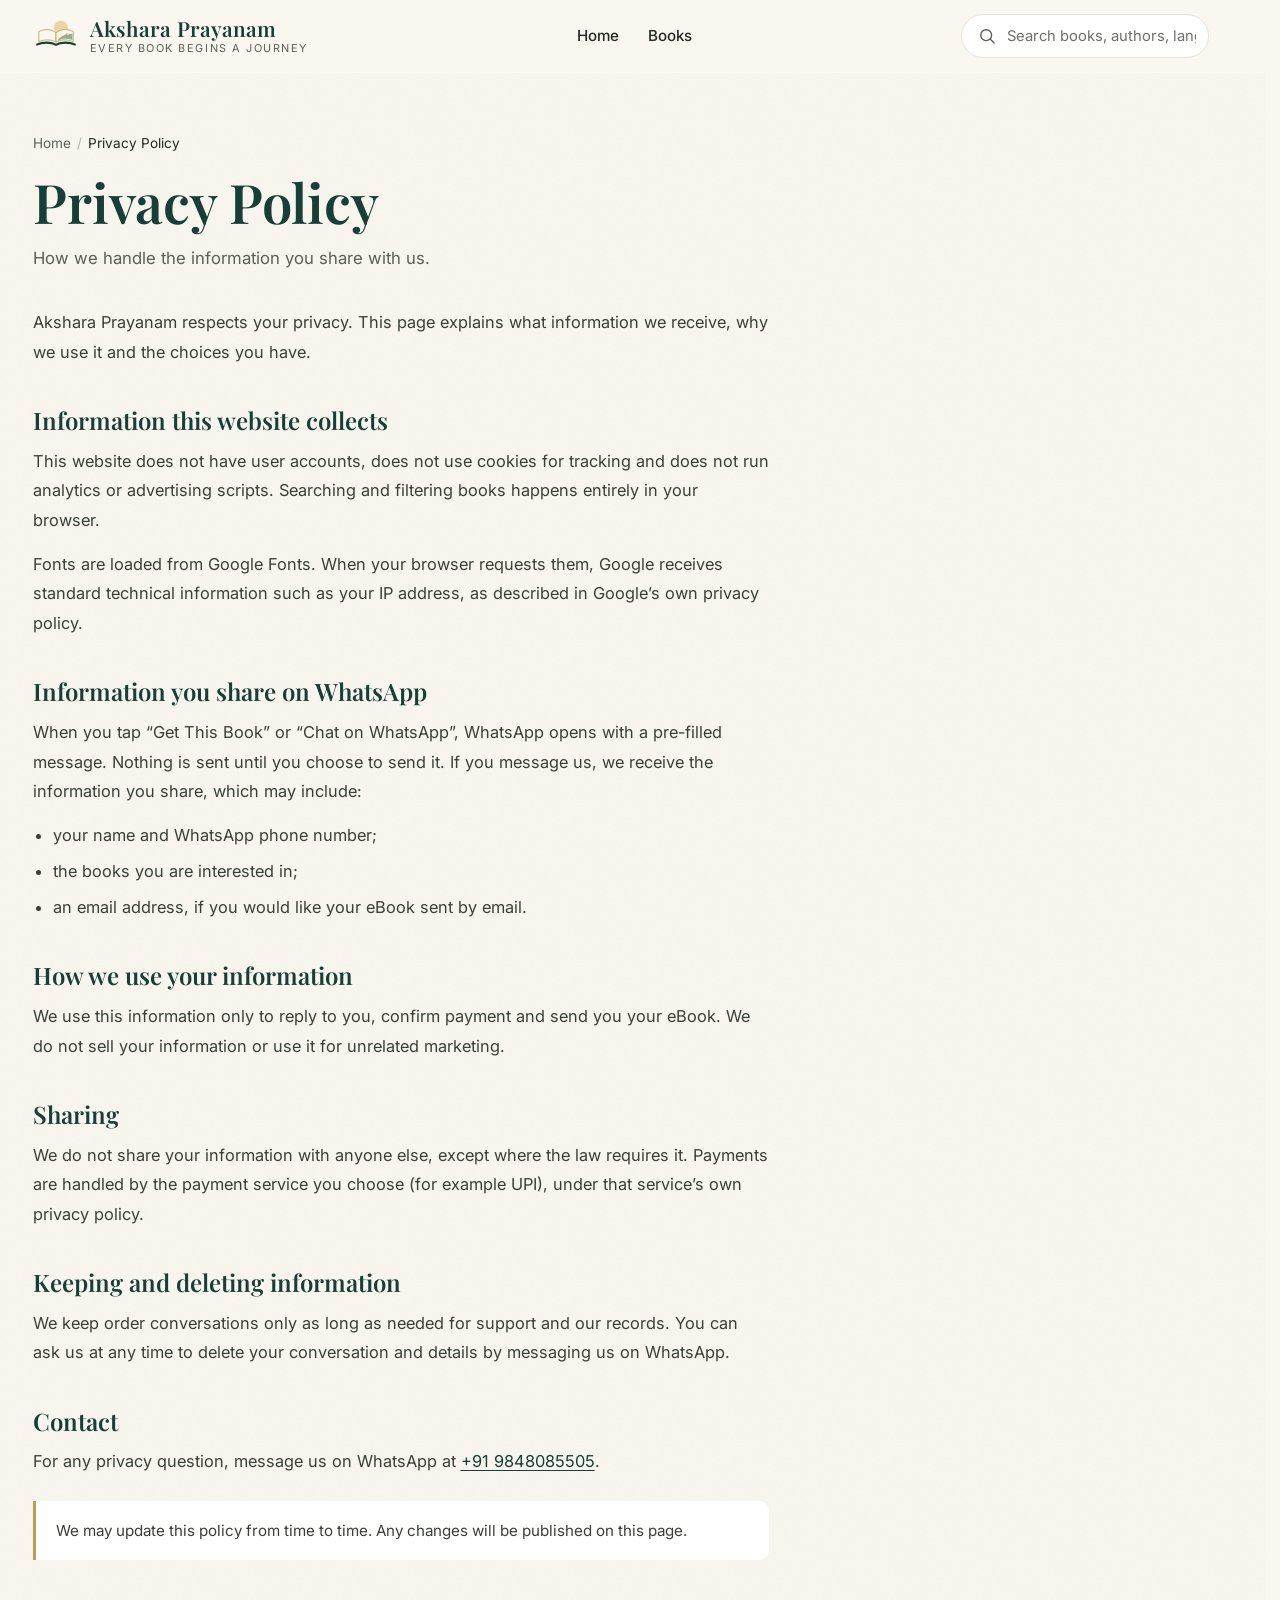
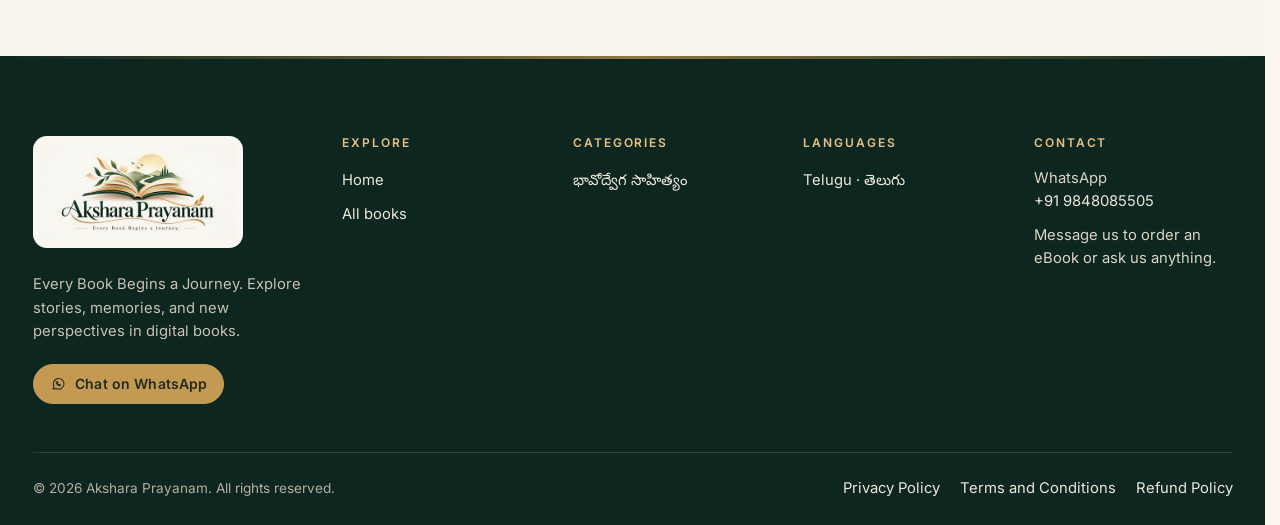
<file: privacy.html>
<!doctype html>
<html lang="en">
<head>
  <meta charset="utf-8">
  <meta name="viewport" content="width=device-width, initial-scale=1">
  <title>Privacy Policy — Akshara Prayanam</title>
  <meta name="description" content="How Akshara Prayanam handles your information.">
  <meta name="theme-color" content="#173F35">
  <link rel="icon" href="assets/favicon.svg" type="image/svg+xml">
  <link rel="preconnect" href="https://fonts.googleapis.com">
  <link rel="preconnect" href="https://fonts.gstatic.com" crossorigin>
  <link rel="stylesheet" href="https://fonts.googleapis.com/css2?family=Inter:wght@400;500;600&family=Noto+Sans+Telugu:wght@400;600&family=Playfair+Display:ital,wght@0,500;0,600;1,500&display=swap">
  <link rel="stylesheet" href="css/styles.css">
  <script>
    (function (d) {
      var r = d.documentElement; r.classList.add('js');
      if ('IntersectionObserver' in window && window.matchMedia('(prefers-reduced-motion: no-preference)').matches) {
        r.classList.add('reveal-on');
        setTimeout(function () { if (!window.AP_READY) r.classList.remove('reveal-on'); }, 3000);
      }
    })(document);
  </script>
</head>
<body>
  <a class="skip-link" href="#main">Skip to main content</a>

  <header class="site-header">
    <div class="container header-inner">
      <a class="brand" href="index.html">
        <svg class="brand__mark" viewBox="0 0 56 48" aria-hidden="true" focusable="false">
          <circle cx="34" cy="14" r="8.5" fill="#EBD5A6"/>
          <path d="M28 31.5V20c-6-4.5-13-5-21-1.5V31c8-3.2 15-3 21 .5z" fill="#FAF7F0" stroke="#C49A52"/>
          <path d="M28 31.5V20c6-4.5 13-5 21-1.5V31c-8-3.2-15-3-21 .5z" fill="#FAF7F0" stroke="#C49A52"/>
          <path d="M30 29.5c3-4.5 7.5-7 18-8.2V29c-7-2.6-13-2.2-18 .5z" fill="#8FAF9A"/>
          <path d="M31 29c2.5-1.5 4-3.6 6.5-4.6 2-.8 3.3-1.8 4-3.2" fill="none" stroke="#C49A52" stroke-width="1.3" stroke-linecap="round"/>
          <path d="M4 33.5c9-3.6 17-3.6 24 0 7-3.6 15-3.6 24 0v2.5c-9-3.4-17-3.4-24 .2-7-3.6-15-3.6-24-.2z" fill="#173F35"/>
        </svg>
        <span class="brand__text"><span class="brand__name">Akshara Prayanam</span><span class="brand__tag">Every Book Begins a Journey</span></span>
      </a>

      <nav class="site-nav" id="site-nav" aria-label="Primary">
        <ul class="nav-list">
          <li><a href="index.html">Home</a></li>
          <li><a href="books.html">Books</a></li>
        </ul>
      </nav>

      <form class="search" role="search" action="books.html" method="get">
        <label class="sr-only" for="site-search">Search books</label>
        <div class="search__field">
          <svg class="icon" viewBox="0 0 24 24" aria-hidden="true" focusable="false"><circle cx="11" cy="11" r="6.5"/><path d="m16 16 4.5 4.5"/></svg>
          <input class="search__input" id="site-search" name="q" type="search" placeholder="Search books, authors, languages" autocomplete="off" spellcheck="false" role="combobox" aria-autocomplete="list" aria-expanded="false" aria-controls="site-search-list">
          <button class="search__clear" type="button" aria-label="Clear search" hidden><svg class="icon" viewBox="0 0 24 24" aria-hidden="true" focusable="false"><path d="M6 6l12 12M18 6 6 18"/></svg></button>
        </div>
        <div class="search__panel" hidden>
          <div class="search__hint">Search by title, author, language or category.
            <div class="search__hint-list"><button class="chip" type="button" data-try="అమ్మ" lang="te">అమ్మ</button><button class="chip" type="button" data-try="Telugu">Telugu</button><button class="chip" type="button" data-try="eBook">eBook</button></div>
          </div>
          <ul class="search__list" id="site-search-list" role="listbox" aria-label="Matching books"></ul>
          <p class="search__empty" hidden></p>
        </div>
        <p class="sr-only" aria-live="polite" data-search-status></p>
      </form>

      <button class="nav-toggle" type="button" aria-expanded="false" aria-controls="site-nav" aria-label="Open menu">
        <span class="nav-toggle__bars" aria-hidden="true"><span></span><span></span><span></span></span>
      </button>
    </div>
  </header>

  <main id="main" tabindex="-1">
    <section class="page-hero">
      <div class="container">
        <nav class="breadcrumb" aria-label="Breadcrumb">
          <ol>
            <li><a href="index.html">Home</a></li>
            <li aria-current="page">Privacy Policy</li>
          </ol>
        </nav>
        <h1 class="page-hero__title">Privacy Policy</h1>
        <p class="page-hero__lead">How we handle the information you share with us.</p>
      </div>
    </section>

    <div class="container">
      <div class="prose">
        <p>Akshara Prayanam respects your privacy. This page explains what information we receive, why we use it and the choices you have.</p>

        <h2>Information this website collects</h2>
        <p>This website does not have user accounts, does not use cookies for tracking and does not run analytics or advertising scripts. Searching and filtering books happens entirely in your browser.</p>
        <p>Fonts are loaded from Google Fonts. When your browser requests them, Google receives standard technical information such as your IP address, as described in Google’s own privacy policy.</p>

        <h2>Information you share on WhatsApp</h2>
        <p>When you tap “Get This Book” or “Chat on WhatsApp”, WhatsApp opens with a pre-filled message. Nothing is sent until you choose to send it. If you message us, we receive the information you share, which may include:</p>
        <ul>
          <li>your name and WhatsApp phone number;</li>
          <li>the books you are interested in;</li>
          <li>an email address, if you would like your eBook sent by email.</li>
        </ul>

        <h2>How we use your information</h2>
        <p>We use this information only to reply to you, confirm payment and send you your eBook. We do not sell your information or use it for unrelated marketing.</p>

        <h2>Sharing</h2>
        <p>We do not share your information with anyone else, except where the law requires it. Payments are handled by the payment service you choose (for example UPI), under that service’s own privacy policy.</p>

        <h2>Keeping and deleting information</h2>
        <p>We keep order conversations only as long as needed for support and our records. You can ask us at any time to delete your conversation and details by messaging us on WhatsApp.</p>

        <h2>Contact</h2>
        <p>For any privacy question, message us on WhatsApp at <a data-whatsapp href="https://wa.me/919848085505"><span data-whatsapp-display>+91 9848085505</span></a>.</p>

        <p class="notice">We may update this policy from time to time. Any changes will be published on this page.</p>
      </div>
    </div>
  </main>

  <footer class="site-footer">
    <div class="container">
      <div class="footer-grid">
        <div class="footer-brand">
          <a class="footer-brand__home" href="index.html" aria-label="Akshara Prayanam home"><img class="footer-brand__logo" src="assets/logo-480.jpg" alt="Akshara Prayanam" width="480" height="240" loading="lazy" decoding="async"></a>
          <p>Every Book Begins a Journey. Explore stories, memories, and new perspectives in digital books.</p>
          <a class="btn btn--gold btn--sm" data-whatsapp href="https://wa.me/919848085505">
            <svg class="icon" viewBox="0 0 24 24" aria-hidden="true" focusable="false"><path d="M4.5 19.5 6 15.6A8 8 0 1 1 9 18.6z"/><path d="M9.2 9.3c.2 2.6 2.9 5.3 5.5 5.5l1.1-1.3-1.9-1-1 .7c-.9-.4-1.6-1.1-2-2l.7-1-1-1.9z"/></svg>
            Chat on WhatsApp
          </a>
        </div>
        <nav class="footer-col" aria-label="Footer">
          <h2>Explore</h2>
          <ul>
            <li><a href="index.html">Home</a></li>
            <li><a href="books.html">All books</a></li>
          </ul>
        </nav>
        <div class="footer-col">
          <h2>Categories</h2>
          <ul>
            <li><a href="books.html?cat=emotional" lang="te">భావోద్వేగ సాహిత్యం</a></li>
          </ul>
        </div>
        <div class="footer-col">
          <h2>Languages</h2>
          <ul>
            <li><a href="books.html?lang=telugu">Telugu · <span lang="te">తెలుగు</span></a></li>
          </ul>
        </div>
        <div class="footer-col">
          <h2>Contact</h2>
          <p>WhatsApp<br><a data-whatsapp href="https://wa.me/919848085505"><span data-whatsapp-display>+91 9848085505</span></a></p>
          <p>Message us to order an eBook or ask us anything.</p>
        </div>
      </div>
      <div class="footer-bottom">
        <p>© <span data-year>2026</span> Akshara Prayanam. All rights reserved.</p>
        <nav aria-label="Legal">
          <ul>
            <li><a href="privacy.html" aria-current="page">Privacy Policy</a></li>
            <li><a href="terms.html">Terms and Conditions</a></li>
            <li><a href="refund.html">Refund Policy</a></li>
          </ul>
        </nav>
      </div>
    </div>
  </footer>

  <button class="back-to-top" type="button" aria-label="Back to top">
    <svg class="icon" viewBox="0 0 24 24" aria-hidden="true" focusable="false"><path d="M12 20V5"/><path d="m6 11 6-6 6 6"/></svg>
  </button>

  <script src="js/data.js"></script>
  <script src="js/core.js"></script>
</body>
</html>
</file>
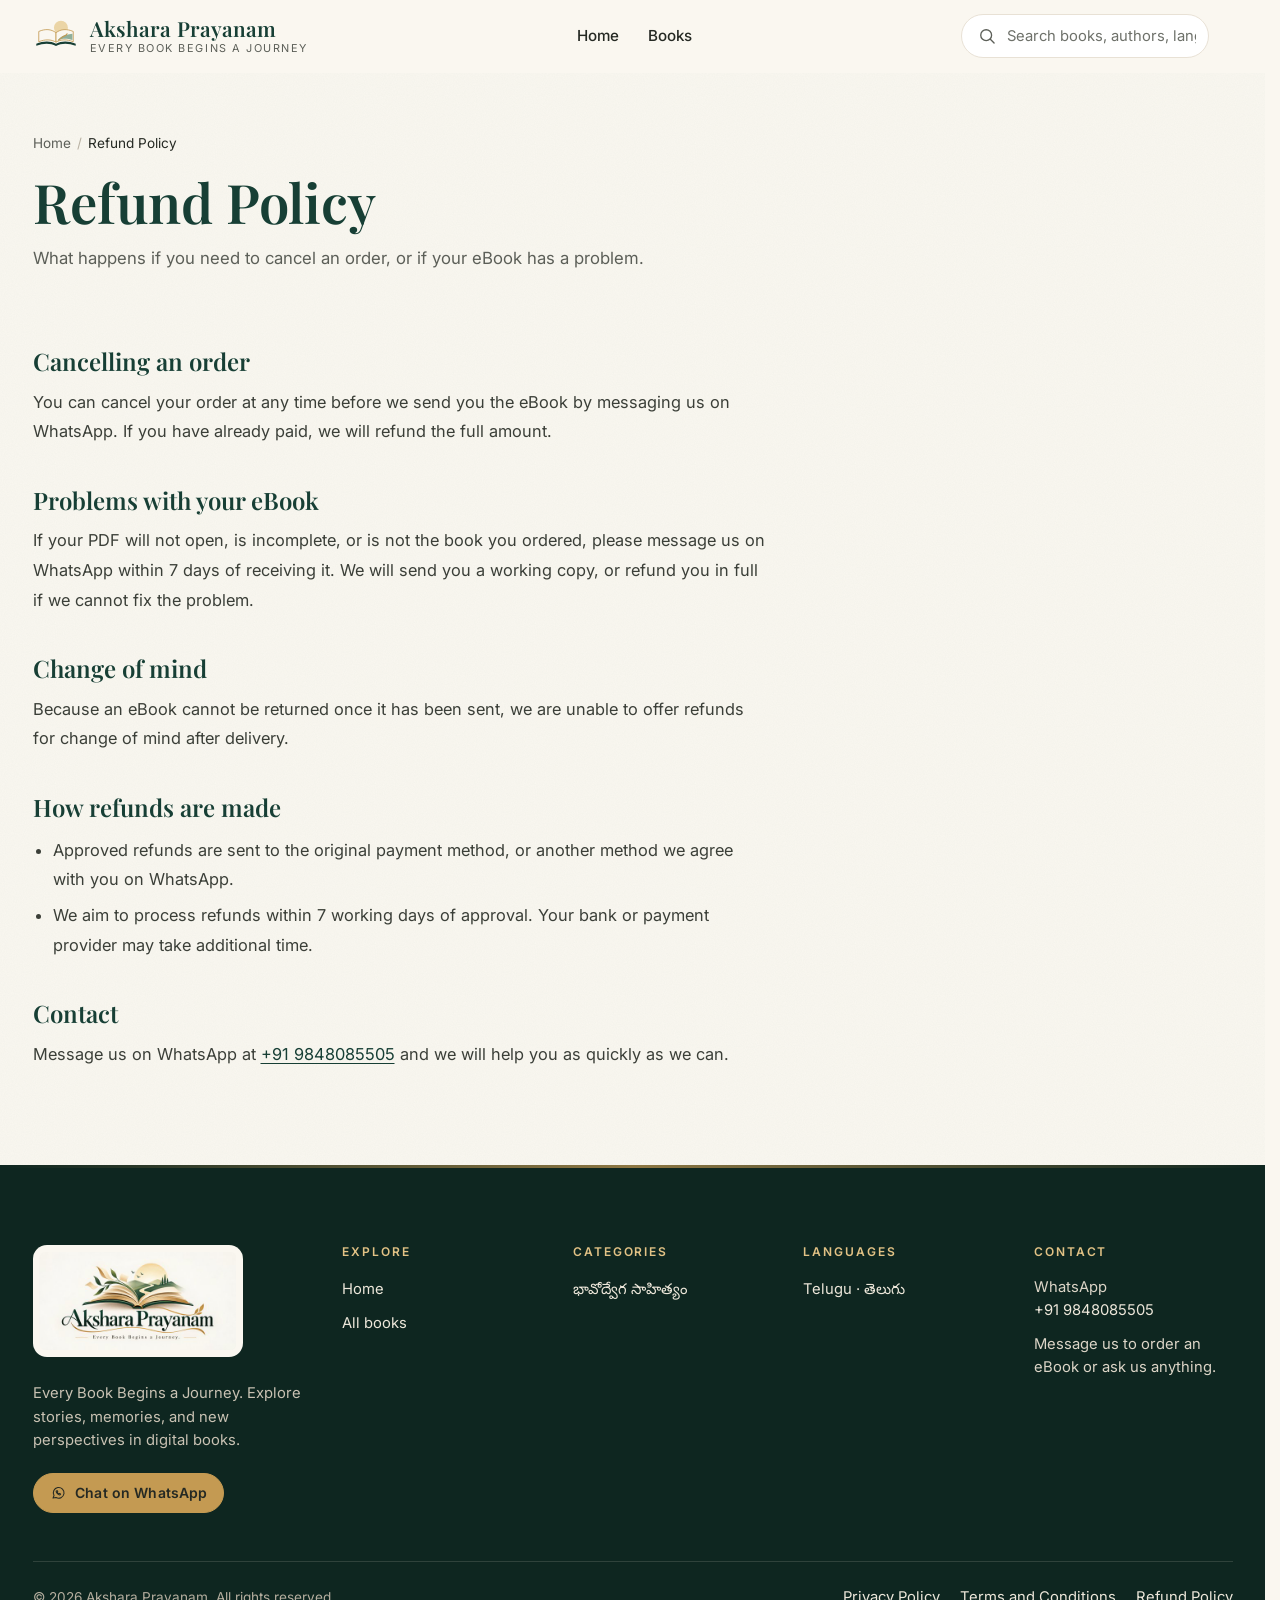
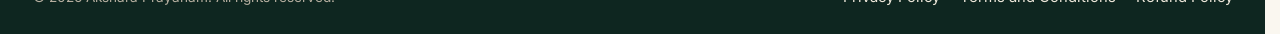
<file: refund.html>
<!doctype html>
<html lang="en">
<head>
  <meta charset="utf-8">
  <meta name="viewport" content="width=device-width, initial-scale=1">
  <title>Refund Policy — Akshara Prayanam</title>
  <meta name="description" content="Cancellations, replacements and refunds at Akshara Prayanam.">
  <meta name="theme-color" content="#173F35">
  <link rel="icon" href="assets/favicon.svg" type="image/svg+xml">
  <link rel="preconnect" href="https://fonts.googleapis.com">
  <link rel="preconnect" href="https://fonts.gstatic.com" crossorigin>
  <link rel="stylesheet" href="https://fonts.googleapis.com/css2?family=Inter:wght@400;500;600&family=Noto+Sans+Telugu:wght@400;600&family=Playfair+Display:ital,wght@0,500;0,600;1,500&display=swap">
  <link rel="stylesheet" href="css/styles.css">
  <script>
    (function (d) {
      var r = d.documentElement; r.classList.add('js');
      if ('IntersectionObserver' in window && window.matchMedia('(prefers-reduced-motion: no-preference)').matches) {
        r.classList.add('reveal-on');
        setTimeout(function () { if (!window.AP_READY) r.classList.remove('reveal-on'); }, 3000);
      }
    })(document);
  </script>
</head>
<body>
  <a class="skip-link" href="#main">Skip to main content</a>

  <header class="site-header">
    <div class="container header-inner">
      <a class="brand" href="index.html">
        <svg class="brand__mark" viewBox="0 0 56 48" aria-hidden="true" focusable="false">
          <circle cx="34" cy="14" r="8.5" fill="#EBD5A6"/>
          <path d="M28 31.5V20c-6-4.5-13-5-21-1.5V31c8-3.2 15-3 21 .5z" fill="#FAF7F0" stroke="#C49A52"/>
          <path d="M28 31.5V20c6-4.5 13-5 21-1.5V31c-8-3.2-15-3-21 .5z" fill="#FAF7F0" stroke="#C49A52"/>
          <path d="M30 29.5c3-4.5 7.5-7 18-8.2V29c-7-2.6-13-2.2-18 .5z" fill="#8FAF9A"/>
          <path d="M31 29c2.5-1.5 4-3.6 6.5-4.6 2-.8 3.3-1.8 4-3.2" fill="none" stroke="#C49A52" stroke-width="1.3" stroke-linecap="round"/>
          <path d="M4 33.5c9-3.6 17-3.6 24 0 7-3.6 15-3.6 24 0v2.5c-9-3.4-17-3.4-24 .2-7-3.6-15-3.6-24-.2z" fill="#173F35"/>
        </svg>
        <span class="brand__text"><span class="brand__name">Akshara Prayanam</span><span class="brand__tag">Every Book Begins a Journey</span></span>
      </a>

      <nav class="site-nav" id="site-nav" aria-label="Primary">
        <ul class="nav-list">
          <li><a href="index.html">Home</a></li>
          <li><a href="books.html">Books</a></li>
        </ul>
      </nav>

      <form class="search" role="search" action="books.html" method="get">
        <label class="sr-only" for="site-search">Search books</label>
        <div class="search__field">
          <svg class="icon" viewBox="0 0 24 24" aria-hidden="true" focusable="false"><circle cx="11" cy="11" r="6.5"/><path d="m16 16 4.5 4.5"/></svg>
          <input class="search__input" id="site-search" name="q" type="search" placeholder="Search books, authors, languages" autocomplete="off" spellcheck="false" role="combobox" aria-autocomplete="list" aria-expanded="false" aria-controls="site-search-list">
          <button class="search__clear" type="button" aria-label="Clear search" hidden><svg class="icon" viewBox="0 0 24 24" aria-hidden="true" focusable="false"><path d="M6 6l12 12M18 6 6 18"/></svg></button>
        </div>
        <div class="search__panel" hidden>
          <div class="search__hint">Search by title, author, language or category.
            <div class="search__hint-list"><button class="chip" type="button" data-try="అమ్మ" lang="te">అమ్మ</button><button class="chip" type="button" data-try="Telugu">Telugu</button><button class="chip" type="button" data-try="eBook">eBook</button></div>
          </div>
          <ul class="search__list" id="site-search-list" role="listbox" aria-label="Matching books"></ul>
          <p class="search__empty" hidden></p>
        </div>
        <p class="sr-only" aria-live="polite" data-search-status></p>
      </form>

      <button class="nav-toggle" type="button" aria-expanded="false" aria-controls="site-nav" aria-label="Open menu">
        <span class="nav-toggle__bars" aria-hidden="true"><span></span><span></span><span></span></span>
      </button>
    </div>
  </header>

  <main id="main" tabindex="-1">
    <section class="page-hero">
      <div class="container">
        <nav class="breadcrumb" aria-label="Breadcrumb">
          <ol>
            <li><a href="index.html">Home</a></li>
            <li aria-current="page">Refund Policy</li>
          </ol>
        </nav>
        <h1 class="page-hero__title">Refund Policy</h1>
        <p class="page-hero__lead">What happens if you need to cancel an order, or if your eBook has a problem.</p>
      </div>
    </section>

    <div class="container">
      <div class="prose">
        <h2>Cancelling an order</h2>
        <p>You can cancel your order at any time before we send you the eBook by messaging us on WhatsApp. If you have already paid, we will refund the full amount.</p>

        <h2>Problems with your eBook</h2>
        <p>If your PDF will not open, is incomplete, or is not the book you ordered, please message us on WhatsApp within 7 days of receiving it. We will send you a working copy, or refund you in full if we cannot fix the problem.</p>

        <h2>Change of mind</h2>
        <p>Because an eBook cannot be returned once it has been sent, we are unable to offer refunds for change of mind after delivery.</p>

        <h2>How refunds are made</h2>
        <ul>
          <li>Approved refunds are sent to the original payment method, or another method we agree with you on WhatsApp.</li>
          <li>We aim to process refunds within 7 working days of approval. Your bank or payment provider may take additional time.</li>
        </ul>

        <h2>Contact</h2>
        <p>Message us on WhatsApp at <a data-whatsapp href="https://wa.me/919848085505"><span data-whatsapp-display>+91 9848085505</span></a> and we will help you as quickly as we can.</p>
      </div>
    </div>
  </main>

  <footer class="site-footer">
    <div class="container">
      <div class="footer-grid">
        <div class="footer-brand">
          <a class="footer-brand__home" href="index.html" aria-label="Akshara Prayanam home"><img class="footer-brand__logo" src="assets/logo-480.jpg" alt="Akshara Prayanam" width="480" height="240" loading="lazy" decoding="async"></a>
          <p>Every Book Begins a Journey. Explore stories, memories, and new perspectives in digital books.</p>
          <a class="btn btn--gold btn--sm" data-whatsapp href="https://wa.me/919848085505">
            <svg class="icon" viewBox="0 0 24 24" aria-hidden="true" focusable="false"><path d="M4.5 19.5 6 15.6A8 8 0 1 1 9 18.6z"/><path d="M9.2 9.3c.2 2.6 2.9 5.3 5.5 5.5l1.1-1.3-1.9-1-1 .7c-.9-.4-1.6-1.1-2-2l.7-1-1-1.9z"/></svg>
            Chat on WhatsApp
          </a>
        </div>
        <nav class="footer-col" aria-label="Footer">
          <h2>Explore</h2>
          <ul>
            <li><a href="index.html">Home</a></li>
            <li><a href="books.html">All books</a></li>
          </ul>
        </nav>
        <div class="footer-col">
          <h2>Categories</h2>
          <ul>
            <li><a href="books.html?cat=emotional" lang="te">భావోద్వేగ సాహిత్యం</a></li>
          </ul>
        </div>
        <div class="footer-col">
          <h2>Languages</h2>
          <ul>
            <li><a href="books.html?lang=telugu">Telugu · <span lang="te">తెలుగు</span></a></li>
          </ul>
        </div>
        <div class="footer-col">
          <h2>Contact</h2>
          <p>WhatsApp<br><a data-whatsapp href="https://wa.me/919848085505"><span data-whatsapp-display>+91 9848085505</span></a></p>
          <p>Message us to order an eBook or ask us anything.</p>
        </div>
      </div>
      <div class="footer-bottom">
        <p>© <span data-year>2026</span> Akshara Prayanam. All rights reserved.</p>
        <nav aria-label="Legal">
          <ul>
            <li><a href="privacy.html">Privacy Policy</a></li>
            <li><a href="terms.html">Terms and Conditions</a></li>
            <li><a href="refund.html" aria-current="page">Refund Policy</a></li>
          </ul>
        </nav>
      </div>
    </div>
  </footer>

  <button class="back-to-top" type="button" aria-label="Back to top">
    <svg class="icon" viewBox="0 0 24 24" aria-hidden="true" focusable="false"><path d="M12 20V5"/><path d="m6 11 6-6 6 6"/></svg>
  </button>

  <script src="js/data.js"></script>
  <script src="js/core.js"></script>
</body>
</html>
</file>
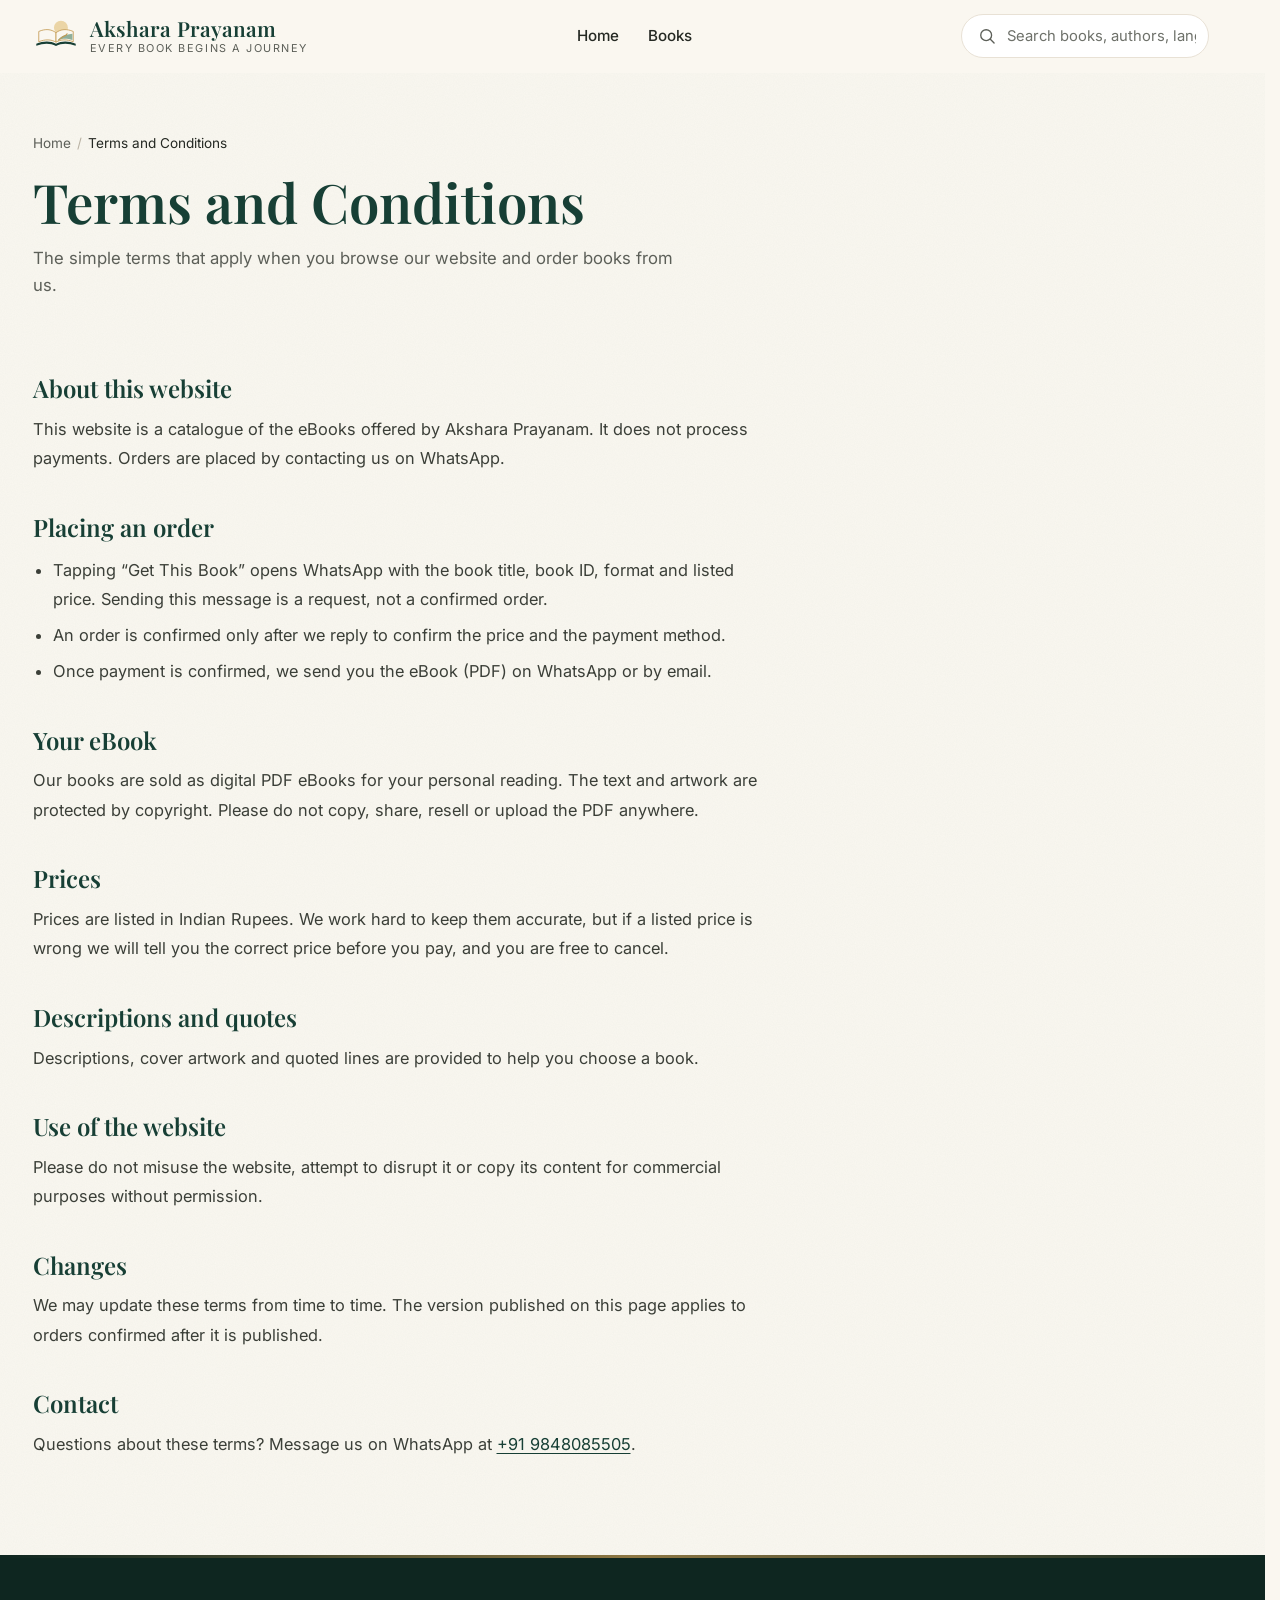
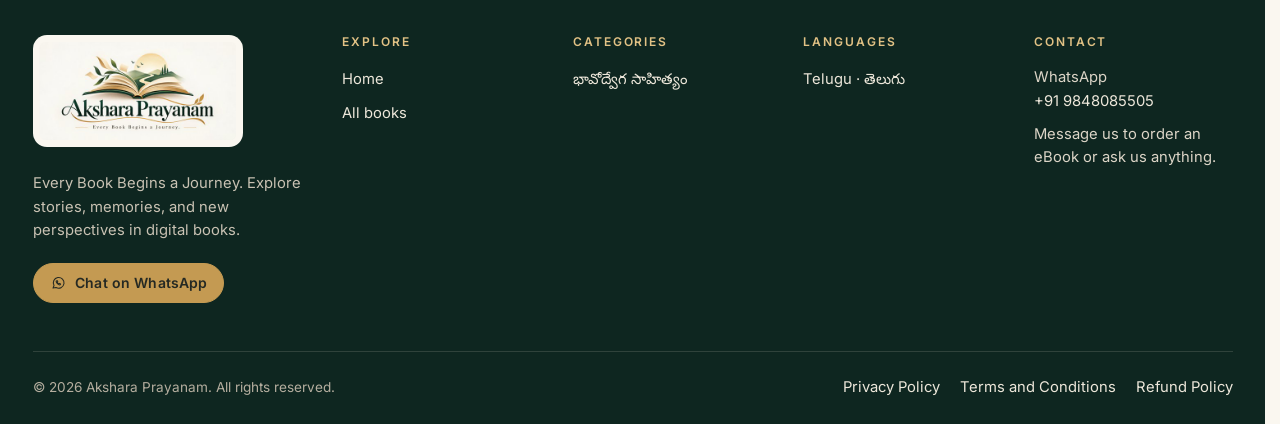
<file: terms.html>
<!doctype html>
<html lang="en">
<head>
  <meta charset="utf-8">
  <meta name="viewport" content="width=device-width, initial-scale=1">
  <title>Terms and Conditions — Akshara Prayanam</title>
  <meta name="description" content="Terms and conditions for using the Akshara Prayanam website and ordering books.">
  <meta name="theme-color" content="#173F35">
  <link rel="icon" href="assets/favicon.svg" type="image/svg+xml">
  <link rel="preconnect" href="https://fonts.googleapis.com">
  <link rel="preconnect" href="https://fonts.gstatic.com" crossorigin>
  <link rel="stylesheet" href="https://fonts.googleapis.com/css2?family=Inter:wght@400;500;600&family=Noto+Sans+Telugu:wght@400;600&family=Playfair+Display:ital,wght@0,500;0,600;1,500&display=swap">
  <link rel="stylesheet" href="css/styles.css">
  <script>
    (function (d) {
      var r = d.documentElement; r.classList.add('js');
      if ('IntersectionObserver' in window && window.matchMedia('(prefers-reduced-motion: no-preference)').matches) {
        r.classList.add('reveal-on');
        setTimeout(function () { if (!window.AP_READY) r.classList.remove('reveal-on'); }, 3000);
      }
    })(document);
  </script>
</head>
<body>
  <a class="skip-link" href="#main">Skip to main content</a>

  <header class="site-header">
    <div class="container header-inner">
      <a class="brand" href="index.html">
        <svg class="brand__mark" viewBox="0 0 56 48" aria-hidden="true" focusable="false">
          <circle cx="34" cy="14" r="8.5" fill="#EBD5A6"/>
          <path d="M28 31.5V20c-6-4.5-13-5-21-1.5V31c8-3.2 15-3 21 .5z" fill="#FAF7F0" stroke="#C49A52"/>
          <path d="M28 31.5V20c6-4.5 13-5 21-1.5V31c-8-3.2-15-3-21 .5z" fill="#FAF7F0" stroke="#C49A52"/>
          <path d="M30 29.5c3-4.5 7.5-7 18-8.2V29c-7-2.6-13-2.2-18 .5z" fill="#8FAF9A"/>
          <path d="M31 29c2.5-1.5 4-3.6 6.5-4.6 2-.8 3.3-1.8 4-3.2" fill="none" stroke="#C49A52" stroke-width="1.3" stroke-linecap="round"/>
          <path d="M4 33.5c9-3.6 17-3.6 24 0 7-3.6 15-3.6 24 0v2.5c-9-3.4-17-3.4-24 .2-7-3.6-15-3.6-24-.2z" fill="#173F35"/>
        </svg>
        <span class="brand__text"><span class="brand__name">Akshara Prayanam</span><span class="brand__tag">Every Book Begins a Journey</span></span>
      </a>

      <nav class="site-nav" id="site-nav" aria-label="Primary">
        <ul class="nav-list">
          <li><a href="index.html">Home</a></li>
          <li><a href="books.html">Books</a></li>
        </ul>
      </nav>

      <form class="search" role="search" action="books.html" method="get">
        <label class="sr-only" for="site-search">Search books</label>
        <div class="search__field">
          <svg class="icon" viewBox="0 0 24 24" aria-hidden="true" focusable="false"><circle cx="11" cy="11" r="6.5"/><path d="m16 16 4.5 4.5"/></svg>
          <input class="search__input" id="site-search" name="q" type="search" placeholder="Search books, authors, languages" autocomplete="off" spellcheck="false" role="combobox" aria-autocomplete="list" aria-expanded="false" aria-controls="site-search-list">
          <button class="search__clear" type="button" aria-label="Clear search" hidden><svg class="icon" viewBox="0 0 24 24" aria-hidden="true" focusable="false"><path d="M6 6l12 12M18 6 6 18"/></svg></button>
        </div>
        <div class="search__panel" hidden>
          <div class="search__hint">Search by title, author, language or category.
            <div class="search__hint-list"><button class="chip" type="button" data-try="అమ్మ" lang="te">అమ్మ</button><button class="chip" type="button" data-try="Telugu">Telugu</button><button class="chip" type="button" data-try="eBook">eBook</button></div>
          </div>
          <ul class="search__list" id="site-search-list" role="listbox" aria-label="Matching books"></ul>
          <p class="search__empty" hidden></p>
        </div>
        <p class="sr-only" aria-live="polite" data-search-status></p>
      </form>

      <button class="nav-toggle" type="button" aria-expanded="false" aria-controls="site-nav" aria-label="Open menu">
        <span class="nav-toggle__bars" aria-hidden="true"><span></span><span></span><span></span></span>
      </button>
    </div>
  </header>

  <main id="main" tabindex="-1">
    <section class="page-hero">
      <div class="container">
        <nav class="breadcrumb" aria-label="Breadcrumb">
          <ol>
            <li><a href="index.html">Home</a></li>
            <li aria-current="page">Terms and Conditions</li>
          </ol>
        </nav>
        <h1 class="page-hero__title">Terms and Conditions</h1>
        <p class="page-hero__lead">The simple terms that apply when you browse our website and order books from us.</p>
      </div>
    </section>

    <div class="container">
      <div class="prose">
        <h2>About this website</h2>
        <p>This website is a catalogue of the eBooks offered by Akshara Prayanam. It does not process payments. Orders are placed by contacting us on WhatsApp.</p>

        <h2>Placing an order</h2>
        <ul>
          <li>Tapping “Get This Book” opens WhatsApp with the book title, book ID, format and listed price. Sending this message is a request, not a confirmed order.</li>
          <li>An order is confirmed only after we reply to confirm the price and the payment method.</li>
          <li>Once payment is confirmed, we send you the eBook (PDF) on WhatsApp or by email.</li>
        </ul>

        <h2>Your eBook</h2>
        <p>Our books are sold as digital PDF eBooks for your personal reading. The text and artwork are protected by copyright. Please do not copy, share, resell or upload the PDF anywhere.</p>

        <h2>Prices</h2>
        <p>Prices are listed in Indian Rupees. We work hard to keep them accurate, but if a listed price is wrong we will tell you the correct price before you pay, and you are free to cancel.</p>

        <h2>Descriptions and quotes</h2>
        <p>Descriptions, cover artwork and quoted lines are provided to help you choose a book.</p>

        <h2>Use of the website</h2>
        <p>Please do not misuse the website, attempt to disrupt it or copy its content for commercial purposes without permission.</p>

        <h2>Changes</h2>
        <p>We may update these terms from time to time. The version published on this page applies to orders confirmed after it is published.</p>

        <h2>Contact</h2>
        <p>Questions about these terms? Message us on WhatsApp at <a data-whatsapp href="https://wa.me/919848085505"><span data-whatsapp-display>+91 9848085505</span></a>.</p>
      </div>
    </div>
  </main>

  <footer class="site-footer">
    <div class="container">
      <div class="footer-grid">
        <div class="footer-brand">
          <a class="footer-brand__home" href="index.html" aria-label="Akshara Prayanam home"><img class="footer-brand__logo" src="assets/logo-480.jpg" alt="Akshara Prayanam" width="480" height="240" loading="lazy" decoding="async"></a>
          <p>Every Book Begins a Journey. Explore stories, memories, and new perspectives in digital books.</p>
          <a class="btn btn--gold btn--sm" data-whatsapp href="https://wa.me/919848085505">
            <svg class="icon" viewBox="0 0 24 24" aria-hidden="true" focusable="false"><path d="M4.5 19.5 6 15.6A8 8 0 1 1 9 18.6z"/><path d="M9.2 9.3c.2 2.6 2.9 5.3 5.5 5.5l1.1-1.3-1.9-1-1 .7c-.9-.4-1.6-1.1-2-2l.7-1-1-1.9z"/></svg>
            Chat on WhatsApp
          </a>
        </div>
        <nav class="footer-col" aria-label="Footer">
          <h2>Explore</h2>
          <ul>
            <li><a href="index.html">Home</a></li>
            <li><a href="books.html">All books</a></li>
          </ul>
        </nav>
        <div class="footer-col">
          <h2>Categories</h2>
          <ul>
            <li><a href="books.html?cat=emotional" lang="te">భావోద్వేగ సాహిత్యం</a></li>
          </ul>
        </div>
        <div class="footer-col">
          <h2>Languages</h2>
          <ul>
            <li><a href="books.html?lang=telugu">Telugu · <span lang="te">తెలుగు</span></a></li>
          </ul>
        </div>
        <div class="footer-col">
          <h2>Contact</h2>
          <p>WhatsApp<br><a data-whatsapp href="https://wa.me/919848085505"><span data-whatsapp-display>+91 9848085505</span></a></p>
          <p>Message us to order an eBook or ask us anything.</p>
        </div>
      </div>
      <div class="footer-bottom">
        <p>© <span data-year>2026</span> Akshara Prayanam. All rights reserved.</p>
        <nav aria-label="Legal">
          <ul>
            <li><a href="privacy.html">Privacy Policy</a></li>
            <li><a href="terms.html" aria-current="page">Terms and Conditions</a></li>
            <li><a href="refund.html">Refund Policy</a></li>
          </ul>
        </nav>
      </div>
    </div>
  </footer>

  <button class="back-to-top" type="button" aria-label="Back to top">
    <svg class="icon" viewBox="0 0 24 24" aria-hidden="true" focusable="false"><path d="M12 20V5"/><path d="m6 11 6-6 6 6"/></svg>
  </button>

  <script src="js/data.js"></script>
  <script src="js/core.js"></script>
</body>
</html>
</file>
<file: css/styles.css>
/* ==========================================================================
   Akshara Prayanam — design system & components
   ========================================================================== */

/* ---------- 1. Tokens ---------- */
:root {
  --forest: #173F35;
  --forest-700: #123229;
  --forest-900: #0E2620;
  --sage: #8FAF9A;
  --sage-100: #E6EEE8;
  --sage-50: #F1F5F1;
  --ivory: #FAF7F0;
  --paper: #F5F0E6;
  --white: #FFFFFF;
  --gold: #C49A52;
  --gold-soft: #E2C285;
  --gold-ink: #86652A;      /* gold for text on light backgrounds (AA contrast) */
  --muted-red: #8E3B36;
  --muted-red-soft: #F4E6E2;
  --charcoal: #252923;
  --muted: #73766F;
  --text-soft: #5C5F58;     /* secondary text with AA contrast on ivory/white */
  --border: #E8E1D5;

  --focus: var(--forest);

  --font-display: 'Playfair Display', 'Noto Sans Telugu', 'Nirmala UI', Georgia, 'Times New Roman', serif;
  --font-ui: 'Inter', 'Noto Sans Telugu', 'Nirmala UI', system-ui, -apple-system, 'Segoe UI', Roboto, 'Helvetica Neue', Arial, sans-serif;
  --font-read: 'Iowan Old Style', 'Palatino Linotype', Palatino, Georgia, 'Nirmala UI', serif;
  --font-quote: 'Ramaraja', 'Noto Serif Telugu', 'Noto Sans Telugu', 'Nirmala UI', 'Gautami', serif;

  --radius-sm: 8px;
  --radius: 14px;
  --radius-lg: 22px;

  --ease-out: cubic-bezier(.22, .61, .36, 1);
  --ease-book: cubic-bezier(.2, .8, .2, 1);
  --dur: 320ms;

  --header-h: 72px;
  --gutter: clamp(1rem, 4vw, 2rem);
  --container: 1200px;

  --paper-texture: url("data:image/svg+xml,%3Csvg xmlns='http://www.w3.org/2000/svg' width='160' height='160'%3E%3Cfilter id='n'%3E%3CfeTurbulence type='fractalNoise' baseFrequency='.9' numOctaves='2' stitchTiles='stitch'/%3E%3CfeColorMatrix values='0 0 0 0 0.09 0 0 0 0 0.25 0 0 0 0 0.2 0 0 0 .04 0'/%3E%3C/filter%3E%3Crect width='100%25' height='100%25' filter='url(%23n)'/%3E%3C/svg%3E");
}

/* ---------- 2. Base ---------- */
*, *::before, *::after { box-sizing: border-box; }

[hidden] { display: none !important; }

html {
  -webkit-text-size-adjust: 100%;
  text-size-adjust: 100%;
  scrollbar-gutter: stable;
  scroll-padding-top: calc(var(--header-h) + 1rem);
}

@media (prefers-reduced-motion: no-preference) {
  html { scroll-behavior: smooth; }
}

body {
  margin: 0;
  min-height: 100vh;
  display: flex;
  flex-direction: column;
  font: 400 1rem/1.6 var(--font-ui);
  color: var(--charcoal);
  background: var(--ivory) var(--paper-texture);
  -webkit-font-smoothing: antialiased;
  text-rendering: optimizeLegibility;
}

body.is-locked { overflow: hidden; }

main { flex: 1 0 auto; display: block; }

h1, h2, h3, h4 {
  margin: 0;
  font-family: var(--font-display);
  font-weight: 600;
  line-height: 1.15;
  color: var(--forest);
  text-wrap: balance;
}

p { margin: 0; }

img, svg { max-width: 100%; }
img { height: auto; display: block; }

a { color: var(--forest); text-underline-offset: .2em; }

button, input, select, textarea { font: inherit; color: inherit; }
button { cursor: pointer; }

:lang(te) { font-family: 'Noto Sans Telugu', 'Nirmala UI', 'Gautami', var(--font-ui); }
:lang(hi), :lang(ta), :lang(kn), :lang(ml), :lang(bn) {
  font-family: 'Nirmala UI', 'Noto Sans', var(--font-ui);
}
p:lang(te), .detail__desc:lang(te) p, .spotlight__desc:lang(te) p { line-height: 1.9; }

::selection { background: rgba(196, 154, 82, .32); color: var(--charcoal); }

:focus-visible {
  outline: 3px solid var(--focus);
  outline-offset: 3px;
  border-radius: 4px;
}

/* ---------- 3. Utilities & shared components ---------- */
.container {
  width: min(var(--container), 100% - 2 * var(--gutter));
  margin-inline: auto;
}

.sr-only {
  position: absolute !important;
  width: 1px; height: 1px;
  padding: 0; margin: -1px;
  overflow: hidden; clip: rect(0 0 0 0);
  white-space: nowrap; border: 0;
}

.skip-link {
  position: absolute;
  left: 1rem; top: -100px;
  z-index: 100;
  padding: .75rem 1rem;
  border-radius: var(--radius-sm);
  background: var(--forest);
  color: var(--ivory);
  font-weight: 600;
  text-decoration: none;
}
.skip-link:focus { top: 1rem; }

.icon {
  width: 1.25em; height: 1.25em;
  flex: none;
  fill: none;
  stroke: currentColor;
  stroke-width: 1.6;
  stroke-linecap: round;
  stroke-linejoin: round;
}

.eyebrow {
  display: inline-flex;
  align-items: center;
  gap: .75rem;
  margin-bottom: 1rem;
  font: 600 .78rem/1.2 var(--font-ui);
  letter-spacing: .18em;
  text-transform: uppercase;
  color: var(--gold-ink);
}
.eyebrow::before {
  content: '';
  width: 2rem; height: 1px;
  background: currentColor;
}

.section { padding-block: clamp(4rem, 9vw, 7rem); }
.section--white { background: var(--white); }
.section--paper { background: var(--paper) var(--paper-texture); }

.section-head {
  display: flex;
  flex-wrap: wrap;
  align-items: flex-end;
  justify-content: space-between;
  gap: 1.5rem;
  margin-bottom: clamp(2rem, 4vw, 3rem);
}
.section-head__text { max-width: 40rem; }
.section-title { font-size: clamp(2rem, 4.2vw, 3rem); letter-spacing: -.01em; }
.section-lead { margin-top: .9rem; font-size: 1.075rem; color: var(--text-soft); }

/* Ornamental divider: line — diamond — line */
.divider {
  display: flex;
  align-items: center;
  justify-content: center;
  gap: .9rem;
  color: var(--gold);
  padding-block: .5rem;
}
.divider__line {
  width: min(140px, 22vw);
  height: 1px;
  background: linear-gradient(90deg, transparent, currentColor);
}
.divider__line:last-child { background: linear-gradient(90deg, currentColor, transparent); }
.divider__mark { width: 9px; height: 9px; border: 1px solid currentColor; transform: rotate(45deg); }

/* Buttons */
.btn {
  --btn-bg: var(--forest);
  --btn-fg: var(--ivory);
  --btn-border: var(--forest);
  position: relative;
  display: inline-flex;
  align-items: center;
  justify-content: center;
  gap: .6rem;
  min-height: 3rem;
  padding: .8rem 1.45rem;
  border: 1px solid var(--btn-border);
  border-radius: 999px;
  background: var(--btn-bg);
  color: var(--btn-fg);
  font: 600 .95rem/1.1 var(--font-ui);
  letter-spacing: .01em;
  text-decoration: none;
  white-space: nowrap;
  transition: background-color var(--dur) var(--ease-out), color var(--dur) var(--ease-out),
              border-color var(--dur) var(--ease-out), box-shadow var(--dur) var(--ease-out),
              transform 200ms var(--ease-out);
}
.btn .icon { width: 1.15em; height: 1.15em; }
.btn .icon--arrow { transition: transform var(--dur) var(--ease-out); }
.btn:active { transform: translateY(0) scale(.97); transition-duration: 80ms; }

.btn--primary:hover { --btn-bg: var(--forest-700); --btn-border: var(--forest-700); }
.btn--ghost { --btn-bg: transparent; --btn-fg: var(--forest); --btn-border: rgba(23, 63, 53, .35); }
.btn--ghost:hover { --btn-bg: rgba(23, 63, 53, .06); --btn-border: var(--forest); }
.btn--gold { --btn-bg: var(--gold); --btn-fg: var(--charcoal); --btn-border: var(--gold); }
.btn--gold:hover { --btn-bg: var(--gold-soft); --btn-border: var(--gold-soft); }
.btn--light { --btn-bg: transparent; --btn-fg: var(--ivory); --btn-border: rgba(250, 247, 240, .45); }
.btn--light:hover { --btn-bg: rgba(250, 247, 240, .1); --btn-border: var(--ivory); }
.btn--sm { min-height: 2.5rem; padding: .55rem 1rem; font-size: .875rem; }

@media (hover: hover) {
  .btn:hover { transform: translateY(-2px); box-shadow: 0 12px 24px -16px rgba(23, 63, 53, .6); }
  .btn:hover .icon--arrow { transform: translateX(4px); }
}

.link-arrow {
  display: inline-flex;
  align-items: center;
  gap: .45rem;
  font-weight: 600;
  color: var(--forest);
  text-decoration: none;
  background: linear-gradient(var(--gold), var(--gold)) 0 100% / 0 1px no-repeat;
  padding-bottom: 2px;
  transition: background-size var(--dur) var(--ease-out), color var(--dur);
}
.link-arrow .icon { transition: transform var(--dur) var(--ease-out); }
.link-arrow:hover { background-size: 100% 1px; }
.link-arrow:hover .icon { transform: translateX(4px); }

.text-btn {
  display: inline-flex;
  align-items: center;
  gap: .4rem;
  padding: .35rem .2rem;
  border: 0;
  background: none;
  color: var(--forest);
  font-weight: 600;
  font-size: .9rem;
  text-decoration: underline;
  text-decoration-color: rgba(23, 63, 53, .3);
  text-underline-offset: .25em;
  transition: text-decoration-color var(--dur);
}
.text-btn:hover { text-decoration-color: var(--gold); }

/* Chips (filters, language selector, metadata) */
.chip {
  display: inline-flex;
  align-items: center;
  gap: .4rem;
  min-height: 2.35rem;
  padding: .4rem .85rem;
  border: 1px solid var(--border);
  border-radius: 999px;
  background: var(--white);
  color: var(--charcoal);
  font-size: .875rem;
  font-weight: 500;
  line-height: 1.2;
  text-decoration: none;
  transition: background-color 220ms var(--ease-out), color 220ms var(--ease-out),
              border-color 220ms var(--ease-out), transform 150ms var(--ease-out);
}
.chip:hover { border-color: var(--sage); background: var(--sage-50); }
.chip:active { transform: scale(.96); }
.chip__check {
  width: 0;
  height: 1em;
  overflow: hidden;
  transition: width 220ms var(--ease-out);
}
.chip[aria-pressed="true"] {
  border-color: var(--forest);
  background: var(--forest);
  color: var(--ivory);
}
.chip[aria-pressed="true"] .chip__check { width: 1em; }
.chip__count { font-size: .75rem; opacity: .72; font-variant-numeric: tabular-nums; }
.chip:disabled { opacity: .45; cursor: not-allowed; }
.chip:disabled:hover { border-color: var(--border); background: var(--white); }
.chip--tag { background: var(--sage-100); border-color: transparent; color: var(--forest); }
a.chip--tag:hover { background: var(--forest); color: var(--ivory); }
.chip--static, .chip--static:hover { cursor: default; background: var(--muted-red-soft); color: var(--muted-red); border-color: transparent; }
.chip--static:active { transform: none; }

/* ---------- 4. Header, navigation & search ---------- */
.scroll-sentinel { position: absolute; top: 0; left: 0; width: 1px; height: 8px; pointer-events: none; }
.top-sentinel { position: absolute; top: 0; left: 0; width: 1px; height: 140vh; pointer-events: none; }

.site-header {
  position: sticky;
  top: 0;
  z-index: 50;
  background: rgba(250, 247, 240, .97);
  border-bottom: 1px solid transparent;
  transition: box-shadow var(--dur) var(--ease-out), border-color var(--dur) var(--ease-out), background-color var(--dur);
}
.site-header.is-scrolled {
  background: #FFFDF8;
  border-bottom-color: var(--border);
  box-shadow: 0 10px 30px -22px rgba(23, 63, 53, .45);
}

.header-inner {
  display: grid;
  grid-template-columns: auto 1fr auto auto;
  grid-template-areas: "brand nav search toggle";
  align-items: center;
  gap: 1.5rem;
  min-height: var(--header-h);
}

.brand {
  grid-area: brand;
  display: inline-flex;
  align-items: center;
  gap: .7rem;
  text-decoration: none;
  color: var(--forest);
}
.brand__mark { width: 46px; height: 40px; flex: none; transition: transform 400ms var(--ease-book); }
.brand:hover .brand__mark { transform: translateY(-2px) rotate(-3deg); }
.brand__text { display: flex; flex-direction: column; line-height: 1.1; }
.brand__name { font: 600 1.3rem/1.1 var(--font-display); letter-spacing: .005em; }
.brand__tag { margin-top: .2rem; font-size: .68rem; letter-spacing: .14em; text-transform: uppercase; color: var(--text-soft); }

.site-nav { grid-area: nav; justify-self: center; }
.nav-list {
  display: flex;
  align-items: center;
  gap: clamp(1rem, 2vw, 1.9rem);
  margin: 0;
  padding: 0;
  list-style: none;
}
.nav-list a {
  position: relative;
  display: inline-block;
  padding: .55rem .1rem;
  font-weight: 500;
  font-size: .95rem;
  color: var(--charcoal);
  text-decoration: none;
  transition: color var(--dur);
}
.nav-list a::after {
  content: '';
  position: absolute;
  left: 0; right: 0; bottom: .2rem;
  height: 2px;
  border-radius: 2px;
  background: var(--gold);
  transform: scaleX(0);
  transform-origin: right;
  transition: transform 360ms var(--ease-out);
}
.nav-list a:hover { color: var(--forest); }
.nav-list a:hover::after { transform: scaleX(1); transform-origin: left; }
.nav-list a[aria-current="page"] { color: var(--forest); font-weight: 600; }
.nav-list a[aria-current="page"]::after { transform: scaleX(1); background: var(--forest); }

.nav-toggle {
  grid-area: toggle;
  display: none;
  width: 2.75rem; height: 2.75rem;
  border: 1px solid var(--border);
  border-radius: 50%;
  background: var(--white);
  color: var(--forest);
  place-items: center;
}
.nav-toggle__bars { position: relative; width: 18px; height: 12px; }
.nav-toggle__bars span {
  position: absolute; left: 0;
  width: 100%; height: 1.6px;
  border-radius: 2px;
  background: currentColor;
  transition: transform 300ms var(--ease-out), opacity 200ms;
}
.nav-toggle__bars span:nth-child(1) { top: 0; }
.nav-toggle__bars span:nth-child(2) { top: 5px; }
.nav-toggle__bars span:nth-child(3) { top: 10px; }
.nav-toggle[aria-expanded="true"] .nav-toggle__bars span:nth-child(1) { transform: translateY(5px) rotate(45deg); }
.nav-toggle[aria-expanded="true"] .nav-toggle__bars span:nth-child(2) { opacity: 0; }
.nav-toggle[aria-expanded="true"] .nav-toggle__bars span:nth-child(3) { transform: translateY(-5px) rotate(-45deg); }

/* Search */
.search {
  grid-area: search;
  position: relative;
  width: 15.5rem;
  transition: width 360ms var(--ease-out);
}
.search__field {
  display: flex;
  align-items: center;
  gap: .5rem;
  height: 2.75rem;
  padding: 0 .35rem 0 .95rem;
  border: 1px solid var(--border);
  border-radius: 999px;
  background: var(--white);
  color: var(--text-soft);
  transition: border-color 220ms, box-shadow 220ms;
}
.search__field:focus-within {
  border-color: var(--forest);
  box-shadow: 0 0 0 4px rgba(143, 175, 154, .4);
  color: var(--forest);
}
.search__input {
  flex: 1;
  min-width: 0;
  height: 100%;
  border: 0;
  background: transparent;
  font-size: .925rem;
  color: var(--charcoal);
  outline: none;
}
.search__input::placeholder { color: #6E716A; }
.search__input::-webkit-search-cancel-button,
.search__input::-webkit-search-decoration { -webkit-appearance: none; appearance: none; }
.search__clear,
.field__clear {
  display: grid;
  place-items: center;
  width: 2rem; height: 2rem;
  flex: none;
  border: 0;
  border-radius: 50%;
  background: transparent;
  color: var(--text-soft);
  transition: background-color 200ms, color 200ms;
}
.search__clear:hover, .field__clear:hover { background: var(--sage-100); color: var(--forest); }

.search__panel {
  position: absolute;
  top: calc(100% + .55rem);
  right: 0;
  z-index: 60;
  width: max(100%, 25rem);
  max-width: calc(100vw - 2 * var(--gutter));
  max-height: min(70vh, 34rem);
  overflow: auto;
  padding: .5rem;
  border: 1px solid var(--border);
  border-radius: var(--radius);
  background: var(--white);
  box-shadow: 0 28px 60px -28px rgba(23, 63, 53, .5);
  transform-origin: top right;
}
.search__hint { padding: .75rem .75rem .9rem; font-size: .875rem; color: var(--text-soft); }
.search__hint-list { display: flex; flex-wrap: wrap; gap: .45rem; margin-top: .65rem; }
.search__list { margin: 0; padding: 0; list-style: none; }
.search-opt {
  display: grid;
  grid-template-columns: 34px 1fr auto;
  align-items: center;
  gap: .8rem;
  padding: .5rem .6rem;
  border-radius: 10px;
  cursor: pointer;
  transition: background-color 150ms;
}
.search-opt:hover, .search-opt.is-active { background: var(--sage-100); }
.search-opt__thumb { width: 34px; }
.search-opt__text { display: flex; flex-direction: column; min-width: 0; }
.search-opt__title { font-weight: 600; font-size: .925rem; color: var(--forest); overflow: hidden; text-overflow: ellipsis; white-space: nowrap; }
.search-opt__meta { font-size: .78rem; color: var(--text-soft); overflow: hidden; text-overflow: ellipsis; white-space: nowrap; }
.search-opt__price { font-weight: 600; font-size: .875rem; color: var(--gold-ink); font-variant-numeric: tabular-nums; }
.search-opt--all { grid-template-columns: 1fr auto; margin-top: .25rem; border-top: 1px solid var(--border); border-radius: 0 0 10px 10px; padding-block: .75rem; font-weight: 600; font-size: .875rem; color: var(--forest); }
.search mark, .book-card mark { background: rgba(196, 154, 82, .32); color: inherit; border-radius: 2px; padding: 0 1px; }
.search__empty { padding: 1rem .75rem; font-size: .9rem; color: var(--text-soft); }
.search__empty a { font-weight: 600; }

@media (prefers-reduced-motion: no-preference) {
  .search__panel:not([hidden]) { animation: panel-in 220ms var(--ease-out); }
}

@media (min-width: 1100px) {
  .search:focus-within { width: 20rem; }
}

@media (max-width: 1099px) {
  .header-inner {
    grid-template-columns: auto 1fr auto;
    grid-template-areas: "brand search toggle";
    gap: 1rem;
  }
  .nav-toggle { display: grid; }
  .search { justify-self: end; width: min(100%, 22rem); }

  .js .site-nav {
    position: fixed;
    justify-self: stretch;
    top: var(--nav-top, var(--header-h));
    left: 0; right: 0;
    max-height: calc(100vh - var(--nav-top, var(--header-h)));
    overflow: auto;
    padding: 1rem var(--gutter) 1.75rem;
    background: #FFFDF8;
    border-bottom: 1px solid var(--border);
    box-shadow: 0 30px 40px -30px rgba(23, 63, 53, .4);
    visibility: hidden;
    opacity: 0;
    transform: translateY(-10px);
    transition: opacity 260ms var(--ease-out), transform 260ms var(--ease-out), visibility 0s linear 260ms;
  }
  .js .site-nav.is-open {
    visibility: visible;
    opacity: 1;
    transform: none;
    transition-delay: 0s;
  }
  .js .nav-list { flex-direction: column; align-items: stretch; gap: 0; }
  .js .nav-list a { display: block; padding: .95rem .25rem; font-size: 1.1rem; border-bottom: 1px solid var(--border); }
  .js .nav-list a::after { bottom: -1px; }
  .js .nav-list li:last-child a { border-bottom: 0; }

  /* Without JS the menu stays visible in-flow */
  html:not(.js) .nav-toggle { display: none; }
  html:not(.js) .header-inner { grid-template-areas: "brand search" "nav nav"; grid-template-columns: auto 1fr; }
  html:not(.js) .site-nav { justify-self: start; padding-bottom: .75rem; }
  html:not(.js) .nav-list { flex-wrap: wrap; }
}

@media (max-width: 719px) {
  :root { --header-h: 64px; }
  .header-inner {
    grid-template-columns: 1fr auto;
    grid-template-areas: "brand toggle" "search search";
    row-gap: .25rem;
    padding-bottom: .75rem;
  }
  html:not(.js) .header-inner { grid-template-areas: "brand" "search" "nav"; grid-template-columns: 1fr; }
  .brand { min-height: var(--header-h); }
  .brand__mark { width: 40px; height: 35px; }
  .brand__name { font-size: 1.15rem; }
  .search { width: 100%; justify-self: stretch; }
  .search__panel { left: 0; right: 0; width: 100%; max-width: none; }
}

/* ---------- 5. Hero ---------- */
.hero {
  position: relative;
  overflow: hidden;
  padding: clamp(2.5rem, 6vw, 5rem) 0 clamp(3rem, 7vw, 6rem);
  background:
    radial-gradient(ellipse 60% 55% at 82% 28%, rgba(196, 154, 82, .16), transparent 70%),
    radial-gradient(ellipse 50% 45% at 8% 90%, rgba(143, 175, 154, .18), transparent 70%);
}
.hero__glow {
  position: absolute;
  left: 0; top: 0;
  width: 420px; height: 420px;
  margin: -210px 0 0 -210px;
  border-radius: 50%;
  background: radial-gradient(closest-side, rgba(226, 194, 133, .28), transparent);
  pointer-events: none;
  opacity: 0;
  transform: translate3d(var(--gx, 50vw), var(--gy, 50%), 0);
  transition: opacity 500ms var(--ease-out);
}
.hero.is-glowing .hero__glow { opacity: 1; }

.hero__inner {
  position: relative;
  display: grid;
  grid-template-columns: minmax(0, 1.05fr) minmax(0, 1fr);
  align-items: center;
  gap: clamp(2rem, 5vw, 4rem);
}
.hero__title {
  font-size: clamp(2.7rem, 6.4vw, 4.9rem);
  line-height: 1.04;
  letter-spacing: -.015em;
}
.hero__title em { font-style: italic; font-weight: 500; color: var(--gold-ink); }
.hero__lead {
  max-width: 34rem;
  margin-top: 1.4rem;
  font-size: clamp(1.05rem, 1.6vw, 1.2rem);
  line-height: 1.7;
  color: var(--text-soft);
}
.hero__actions { display: flex; flex-wrap: wrap; gap: .85rem; margin-top: 2.1rem; }
.hero__meta {
  display: flex;
  flex-wrap: wrap;
  gap: 1.75rem;
  margin: 2.5rem 0 0;
  padding: 1.25rem 0 0;
  border-top: 1px solid var(--border);
  list-style: none;
}
.hero__meta li { display: flex; flex-direction: column; }
.hero__meta strong { font: 600 1.6rem/1.1 var(--font-display); color: var(--forest); }
.hero__meta strong:lang(te) { font-family: 'Noto Sans Telugu', 'Nirmala UI', var(--font-ui); font-size: 1.4rem; }
.hero__meta span { margin-top: .35rem; font-size: .8rem; letter-spacing: .08em; text-transform: uppercase; color: var(--text-soft); }

.hero__art {
  position: relative;
  aspect-ratio: 10 / 9;
  width: 100%;
  max-width: 600px;
  justify-self: center;
}
.hero__scene {
  position: absolute; inset: 0; width: 100%; height: 100%; overflow: visible; pointer-events: none;
  -webkit-mask-image: radial-gradient(ellipse 72% 70% at 50% 46%, #000 58%, transparent 100%);
  mask-image: radial-gradient(ellipse 72% 70% at 50% 46%, #000 58%, transparent 100%);
}
.hero__scene .float { transform-box: fill-box; transform-origin: center; }
.hero__books { position: absolute; inset: 0; }

.hero-book {
  --r: 0deg;
  position: absolute;
  display: block;
  width: 27%;
  transform: rotate(var(--r));
  text-decoration: none;
  border-radius: 6px;
}
.hero-book:nth-child(1) { --r: -10deg; left: 3%;  bottom: 9%;  width: 24%; z-index: 1; }
.hero-book:nth-child(2) { --r: -4deg;  left: 20%; bottom: 15%; width: 27%; z-index: 2; }
.hero-book:nth-child(3) { --r: 0deg;   left: 37%; bottom: 19%; width: 30%; z-index: 4; }
.hero-book:nth-child(4) { --r: 5deg;   left: 56%; bottom: 14%; width: 26.5%; z-index: 3; }
.hero-book:nth-child(5) { --r: 11deg;  left: 72%; bottom: 7%;  width: 23.5%; z-index: 1; }
.hero-book:hover, .hero-book:focus-visible { z-index: 6; }
.hero-book .book3d { box-shadow: 0 30px 40px -24px rgba(23, 63, 53, .55); border-radius: 4px 7px 7px 4px; }

/* Single showcase cover with loose pages behind it */
.hero__books--solo::before,
.hero__books--solo::after {
  content: '';
  position: absolute;
  bottom: 9%;
  width: 40%;
  aspect-ratio: 2 / 3;
  border: 1px solid #E0D3B9;
  border-radius: 4px;
  background: #FFFDF7 repeating-linear-gradient(0deg, transparent 0 17px, rgba(142, 59, 54, .07) 17px 18px);
  box-shadow: 0 20px 40px -26px rgba(23, 63, 53, .45);
}
.hero__books--solo::before { left: 21%; transform: rotate(-9deg); }
.hero__books--solo::after { left: 39%; transform: rotate(7deg); background-color: #FBF3E6; }
.hero__books--solo .hero-book:nth-child(1) { --r: -2deg; left: 28%; bottom: 7%; width: 44%; z-index: 2; }
.hero__books--solo .hero-book .book3d { box-shadow: 0 40px 50px -28px rgba(23, 63, 53, .65), 0 12px 18px -10px rgba(23, 63, 53, .3); }
.hero__books--duo .hero-book:nth-child(1) { --r: -7deg; left: 12%; bottom: 8%; width: 42%; z-index: 1; }
.hero__books--duo .hero-book:nth-child(2) { --r: 6deg; left: 47%; bottom: 11%; width: 42%; z-index: 2; }

/* ---------- 6. Covers & book cards ---------- */
.cover {
  --cv-bg: #173F35;
  --cv-ink: #FAF7F0;
  --cv-accent: #C49A52;
  position: relative;
  display: flex;
  flex-direction: column;
  align-items: center;
  width: 100%;
  aspect-ratio: 2 / 3;
  /* % padding (of parent width = cover width); cqi would resolve against an outer container */
  padding: 15% 11% 10% 13%;
  overflow: hidden;
  container-type: inline-size;
  border-radius: 3px 6px 6px 3px;
  background-color: var(--cv-bg);
  background-image:
    radial-gradient(120% 80% at 20% 0%, rgba(255, 255, 255, .14), transparent 60%),
    linear-gradient(170deg, transparent 50%, rgba(0, 0, 0, .18));
  color: var(--cv-ink);
  text-align: center;
  /* stacked page edges on the right give the cover physical thickness */
  box-shadow:
    inset 0 0 0 1px rgba(0, 0, 0, .06),
    1px 0 0 #F4EEE2, 2px 0 0 #DDD3C1, 3px 1px 0 #F4EEE2, 4px 1px 0 #D5CBB7,
    0 2px 4px rgba(0, 0, 0, .12);
  user-select: none;
}
.cover::before {
  content: '';
  position: absolute;
  inset: 0 auto 0 0;
  z-index: 1;
  width: 10%;
  background: linear-gradient(90deg, rgba(0, 0, 0, .3), rgba(255, 255, 255, .14) 38%, rgba(0, 0, 0, .1) 70%, transparent);
  pointer-events: none;
}
.cover__frame {
  position: absolute;
  inset: 6cqi 6cqi 6cqi 10cqi;
  border: 1px solid color-mix(in srgb, var(--cv-accent) 70%, transparent);
  outline: 1px solid color-mix(in srgb, var(--cv-accent) 30%, transparent);
  outline-offset: -2.4cqi;
  border-radius: 2px;
  pointer-events: none;
}
.cover__kicker {
  font: 600 5cqi/1.2 var(--font-ui);
  letter-spacing: .22em;
  text-transform: uppercase;
  color: var(--cv-accent);
}
.cover__title {
  margin-top: 6cqi;
  font: 600 11.5cqi/1.12 var(--font-display);
  text-wrap: balance;
  overflow-wrap: anywhere;
}
.cover--long .cover__title { font-size: 9cqi; }
.cover--xlong .cover__title { font-size: 7.8cqi; }
.cover__sub {
  margin-top: 3cqi;
  font: italic 500 5.6cqi/1.3 var(--font-display);
  opacity: .85;
}
.cover__art {
  display: block;
  width: 30cqi;
  margin-top: auto;
  color: var(--cv-accent);
}
.cover__art .icon { width: 100%; height: auto; stroke-width: 1.1; }
.cover__author {
  margin-top: 5cqi;
  font: 500 5.2cqi/1.3 var(--font-ui);
  letter-spacing: .1em;
  text-transform: uppercase;
  opacity: .92;
}
.cover__author:lang(te), .cover__author:lang(hi), .cover__author:lang(ta),
.cover__author:lang(kn), .cover__author:lang(ml), .cover__author:lang(bn) { text-transform: none; letter-spacing: .02em; font-size: 6cqi; }
.cover__shine {
  position: absolute;
  inset: -10% -60%;
  z-index: 2;
  background: linear-gradient(105deg, transparent 38%, rgba(255, 255, 255, .26) 48%, rgba(255, 255, 255, .06) 55%, transparent 64%);
  transform: translateX(-75%);
  pointer-events: none;
}
.cover--image { padding: 0; background: var(--paper); }
.cover--image img { width: 100%; height: 100%; object-fit: cover; }
.cover--mini { padding: 0; justify-content: center; border-radius: 2px 4px 4px 2px; box-shadow: 1px 0 0 #F4EEE2, 2px 0 0 #DDD3C1, 0 1px 2px rgba(0, 0, 0, .18); }
.cover--mini .cover__frame { inset: 8% 8% 8% 13%; outline: 0; }
.cover--mini .cover__art { width: 46%; margin: 0; }

.book3d {
  --rx: 0deg;
  --ry: 0deg;
  --lift: 0px;
  --scale: 1;
  position: relative;
  transform: translateY(var(--lift)) rotateX(var(--rx)) rotateY(var(--ry)) scale(var(--scale));
  transition: transform 380ms var(--ease-book);
}

.book-card {
  position: relative;
  display: flex;
  flex-direction: column;
  min-width: 0;
  padding: .85rem .85rem 1.1rem;
  border: 1px solid var(--border);
  border-radius: var(--radius);
  background: var(--white);
  transition: border-color var(--dur) var(--ease-out);
}
.book-card::before {
  content: '';
  position: absolute;
  inset: 0;
  border-radius: inherit;
  box-shadow: 0 26px 46px -30px rgba(23, 63, 53, .55);
  opacity: 0;
  transition: opacity 380ms var(--ease-out);
  pointer-events: none;
}
.book-card__media {
  position: relative;
  padding: 1.1rem 16% .9rem;
  border-radius: 10px;
  background: linear-gradient(180deg, var(--paper), #EFE8DA);
  perspective: 900px;
}
.book-card__media::after {
  content: '';
  position: absolute;
  left: 20%; right: 20%;
  bottom: .35rem;
  height: 14px;
  background: radial-gradient(closest-side, rgba(23, 63, 53, .38), transparent);
  transition: transform 380ms var(--ease-book), opacity 380ms;
  pointer-events: none;
}
.book-card__media .book3d { z-index: 1; }
.book-card__body { display: flex; flex-direction: column; flex: 1; padding: 1rem .35rem 0; }
.book-card__meta {
  display: flex;
  flex-wrap: wrap;
  gap: .35rem;
  font-size: .72rem;
  font-weight: 600;
  letter-spacing: .1em;
  text-transform: uppercase;
  color: var(--gold-ink);
}
.book-card__title {
  margin-top: .45rem;
  font-size: 1.15rem;
  line-height: 1.3;
  transition: color var(--dur);
}
.book-card__title:lang(te) { font-family: 'Noto Sans Telugu', 'Nirmala UI', var(--font-ui); font-size: 1.12rem; line-height: 1.5; }
.book-card__link {
  color: var(--forest);
  text-decoration: none;
  background: linear-gradient(var(--gold), var(--gold)) 0 100% / 0 1px no-repeat;
  transition: background-size 420ms var(--ease-out);
}
.book-card__link::after {
  content: '';
  position: absolute;
  inset: 0;
  z-index: 2;
  border-radius: var(--radius);
}
.book-card__link:focus-visible { outline: none; }
.book-card__link:focus-visible::after { outline: 3px solid var(--focus); outline-offset: 3px; }
.book-card__native { margin-top: .15rem; font-size: .85rem; font-style: italic; color: var(--text-soft); }
.book-card__author { margin-top: .3rem; font-size: .875rem; color: var(--text-soft); }
.book-card__desc {
  display: -webkit-box;
  -webkit-line-clamp: 2;
  -webkit-box-orient: vertical;
  overflow: hidden;
  margin-top: .6rem;
  font-size: .85rem;
  line-height: 1.5;
  color: var(--text-soft);
}
.book-card__desc:lang(te) { line-height: 1.75; }
.book-card__foot {
  display: flex;
  align-items: center;
  justify-content: space-between;
  gap: .5rem;
  margin-top: auto;
  padding-top: .95rem;
}
.book-card__price {
  font: 600 1.15rem/1 var(--font-display);
  color: var(--charcoal);
  font-variant-numeric: tabular-nums;
  transition: color var(--dur);
}
.book-card__cta {
  display: inline-flex;
  align-items: center;
  gap: .3rem;
  padding: .45rem .75rem;
  border-radius: 999px;
  background: var(--sage-50);
  color: var(--forest);
  font-size: .8rem;
  font-weight: 600;
  white-space: nowrap;
  transition: background-color var(--dur), color var(--dur);
}
.book-card__cta .icon { width: 1em; height: 1em; transition: transform var(--dur) var(--ease-out); }

.book-card--green {
  border-color: rgba(226, 194, 133, .3);
  background: linear-gradient(155deg, #1B4A3E, #123229 75%);
  color: var(--ivory);
}
.book-card--green::before { box-shadow: 0 26px 46px -24px rgba(0, 0, 0, .6); }
.book-card--green .book-card__media { background: rgba(250, 247, 240, .1); }
.book-card--green .book-card__meta { color: var(--gold-soft); }
.book-card--green .book-card__title,
.book-card--green .book-card__link { color: var(--ivory); }
.book-card--green .book-card__native,
.book-card--green .book-card__author,
.book-card--green .book-card__desc { color: rgba(250, 247, 240, .8); }
.book-card--green .book-card__price { color: var(--gold-soft); }
.book-card--green .book-card__cta { background: rgba(250, 247, 240, .12); color: var(--ivory); }
.book-card--green:focus-within .book-card__cta { background: var(--gold); color: var(--charcoal); }
@media (hover: hover) {
  .book-card--green:hover .book-card__cta { background: var(--gold); color: var(--charcoal); }
}

.home-shelf {
  background:
    radial-gradient(ellipse 75% 50% at 50% 0%, rgba(196, 154, 82, .13), transparent 70%),
    var(--forest-900);
  color: var(--ivory);
}
.home-shelf .eyebrow { color: var(--gold-soft); }
.home-shelf .section-title { color: var(--ivory); }
.home-shelf .section-lead { color: rgba(250, 247, 240, .75); }
.home-book-grid { grid-template-columns: repeat(auto-fill, minmax(min(100%, 250px), 1fr)); }

/* Lifted / focused state — hover only on real pointers, focus everywhere */
.book-card:focus-within { border-color: color-mix(in srgb, var(--gold) 55%, var(--border)); }
.book-card:focus-within .book3d { --lift: -6px; --scale: 1.02; }
.book-card:focus-within .book-card__link { background-size: 100% 1px; }
.book-card:focus-within .book-card__price { color: var(--gold-ink); }
.book-card:focus-within .book-card__cta { background: var(--forest); color: var(--ivory); }

@media (hover: hover) and (pointer: fine) {
  .book-card:hover { border-color: color-mix(in srgb, var(--gold) 55%, var(--border)); }
  .book-card:hover::before { opacity: 1; }
  .book-card:hover .book3d,
  .hero-book:hover .book3d,
  .spotlight__cover:hover .book3d { --lift: -9px; --scale: 1.035; }
  .book-card:hover .book-card__media::after { transform: scaleX(.82); opacity: .55; }
  .book-card:hover .book-card__link { background-size: 100% 1px; }
  .book-card:hover .book-card__price { color: var(--gold-ink); }
  .book-card:hover .book-card__cta { background: var(--forest); color: var(--ivory); }
  .book-card:hover .book-card__cta .icon { transform: translateX(3px); }
  .book-card:hover .cover__shine,
  .hero-book:hover .cover__shine,
  .spotlight__cover:hover .cover__shine {
    transform: translateX(75%);
    transition: transform 1000ms var(--ease-out);
  }
}
.book-card.is-pressed .book3d,
.hero-book.is-pressed .book3d { --scale: .97; --lift: -2px; transition-duration: 120ms; }

.book-grid {
  display: grid;
  grid-template-columns: repeat(auto-fill, minmax(min(100%, 188px), 1fr));
  gap: clamp(1rem, 2vw, 1.5rem);
}

@media (max-width: 560px) {
  .book-grid { grid-template-columns: repeat(2, minmax(0, 1fr)); gap: .75rem; }
  .book-card { padding: .55rem .55rem .85rem; }
  .book-card__media { padding: .85rem 12% .7rem; }
  .book-card__body { padding: .8rem .2rem 0; }
  .book-card__title { font-size: 1rem; }
  .book-card__desc { display: none; }
  .book-card__foot { flex-direction: column; align-items: flex-start; gap: .6rem; }
  .book-card__cta { width: 100%; justify-content: center; }
}

/* ---------- 7. Featured ---------- */
.featured__layout {
  display: grid;
  grid-template-columns: minmax(280px, 380px) minmax(0, 1fr);
  gap: clamp(1.5rem, 3vw, 2.5rem);
  align-items: stretch;
}
.spotlight {
  position: relative;
  display: flex;
  flex-direction: column;
  gap: 1.4rem;
  padding: 2rem 2rem 2.2rem;
  overflow: hidden;
  border-radius: var(--radius-lg);
  background:
    radial-gradient(circle at 50% 22%, rgba(196, 154, 82, .3), transparent 52%),
    var(--forest);
  color: var(--ivory);
  isolation: isolate;
  --focus: var(--gold-soft);
}
.spotlight::before {
  content: '';
  position: absolute;
  inset: auto -20% -35% -20%;
  height: 60%;
  border-radius: 50%;
  border: 1px solid rgba(226, 194, 133, .25);
  z-index: -1;
}
.spotlight__body { display: flex; flex-direction: column; gap: 1rem; min-width: 0; }
.spotlight__label { font-size: .72rem; font-weight: 600; letter-spacing: .2em; text-transform: uppercase; color: var(--gold-soft); }
.spotlight__cover { display: block; width: 58%; margin: .25rem auto .5rem; perspective: 900px; border-radius: 6px; }
.spotlight__cover .book3d { box-shadow: 0 34px 44px -26px rgba(0, 0, 0, .7); border-radius: 4px 7px 7px 4px; }
.spotlight__title { color: var(--ivory); font-size: 1.75rem; }
.spotlight__title:lang(te) { font-family: var(--font-quote); font-weight: 400; font-size: clamp(2rem, 3.6vw, 2.9rem); line-height: 1.35; }
.spotlight__native { margin-top: -.5rem; font: italic 500 1.05rem/1.4 var(--font-display); color: var(--gold-soft); }
.spotlight__author { color: rgba(250, 247, 240, .85); font-size: .95rem; }
.spotlight__author [lang="te"] { font-weight: 600; color: var(--ivory); }
.spotlight__dedication {
  display: inline-flex;
  align-items: center;
  gap: .75rem;
  align-self: flex-start;
  padding: .45rem 1rem;
  border: 1px solid rgba(226, 194, 133, .35);
  border-radius: 999px;
  font-family: var(--font-quote);
  font-size: 1.05rem;
  color: var(--gold-soft);
}
.spotlight__dedication::before { content: '❦'; font-size: .9rem; color: #D9A49B; }
.spotlight__desc {
  display: -webkit-box;
  -webkit-line-clamp: 4;
  -webkit-box-orient: vertical;
  overflow: hidden;
  color: rgba(250, 247, 240, .88);
  font-size: .95rem;
  line-height: 1.7;
}
.spotlight__desc p + p { margin-top: .8rem; }
.spotlight__foot { display: flex; flex-wrap: wrap; align-items: center; justify-content: space-between; gap: 1rem; margin-top: auto; padding-top: .5rem; }
.spotlight__price { font: 600 1.8rem/1 var(--font-display); color: var(--gold-soft); }
.spotlight__actions { display: flex; flex-wrap: wrap; gap: .65rem; }

/* One featured book: wide editorial layout, no rail */
.featured__layout--single { grid-template-columns: minmax(0, 1fr); }
.featured__layout--single .spotlight {
  display: grid;
  grid-template-columns: minmax(200px, 330px) minmax(0, 1fr);
  align-items: center;
  gap: clamp(2rem, 5vw, 4.5rem);
  padding: clamp(2rem, 5vw, 3.75rem);
  background:
    radial-gradient(circle at 22% 40%, rgba(196, 154, 82, .32), transparent 46%),
    radial-gradient(circle at 100% 100%, rgba(142, 59, 54, .35), transparent 50%),
    var(--forest);
}
.featured__layout--single .spotlight__cover { width: 100%; margin: 0; }
.featured__layout--single .spotlight__desc { display: block; font-size: 1rem; max-width: 40rem; }
.featured__layout--single .spotlight__foot { margin-top: .5rem; }

.rail-wrap { position: relative; min-width: 0; display: flex; flex-direction: column; }
.rail-controls { display: flex; justify-content: flex-end; gap: .5rem; margin-bottom: .85rem; }
.icon-btn {
  display: grid;
  place-items: center;
  width: 2.75rem; height: 2.75rem;
  border: 1px solid var(--border);
  border-radius: 50%;
  background: var(--white);
  color: var(--forest);
  transition: background-color var(--dur), color var(--dur), border-color var(--dur), transform 150ms, opacity var(--dur);
}
.icon-btn:hover:not(:disabled) { background: var(--forest); border-color: var(--forest); color: var(--ivory); }
.icon-btn:active:not(:disabled) { transform: scale(.94); }
.icon-btn:disabled { opacity: .4; cursor: default; }
.rail {
  display: grid;
  grid-auto-flow: column;
  grid-auto-columns: minmax(205px, 230px);
  gap: 1.25rem;
  overflow-x: auto;
  overscroll-behavior-x: contain;
  scroll-snap-type: x mandatory;
  scrollbar-width: thin;
  scrollbar-color: var(--sage) transparent;
  padding: .75rem .5rem 1.25rem;
  margin: -.75rem -.5rem 0;
  border-radius: var(--radius);
}
.rail > * { scroll-snap-align: start; }
.rail:focus-visible { outline-offset: 0; }

@media (max-width: 899px) {
  .featured__layout { grid-template-columns: 1fr; }
  .featured__layout:not(.featured__layout--single) .spotlight { display: grid; grid-template-columns: minmax(0, 38%) 1fr; align-items: center; column-gap: 1.5rem; }
  .featured__layout:not(.featured__layout--single) .spotlight__cover { width: 100%; margin: 0; }
}
@media (max-width: 719px) {
  .rail-controls { display: none; }
  .rail {
    grid-auto-flow: row;
    grid-template-columns: repeat(2, minmax(0, 1fr));
    grid-auto-columns: auto;
    overflow: visible;
    scroll-snap-type: none;
    margin: 0;
    padding: 0;
    gap: .75rem;
  }
  .featured__layout--single .spotlight { grid-template-columns: minmax(0, 1fr); }
  .featured__layout--single .spotlight__cover { width: min(62%, 260px); margin: 0 auto; }
}
@media (max-width: 520px) {
  .featured__layout:not(.featured__layout--single) .spotlight { display: flex; padding: 1.5rem; }
  .featured__layout:not(.featured__layout--single) .spotlight__cover { width: 56%; margin: 0 auto; }
  .spotlight__actions, .spotlight__actions .btn { width: 100%; }
}

/* ---------- 8. Featured quote ---------- */
.quote-section {
  position: relative;
  padding-block: clamp(4rem, 9vw, 6.5rem);
  overflow: hidden;
  background:
    radial-gradient(ellipse 55% 60% at 50% 0%, rgba(196, 154, 82, .14), transparent 70%),
    var(--paper) var(--paper-texture);
}
.book-quote { margin: 0; }
.book-quote blockquote {
  margin: 0;
  font-family: var(--font-quote);
  color: var(--forest);
}
.book-quote__line { display: block; }
.book-quote--feature {
  position: relative;
  max-width: 46rem;
  margin-inline: auto;
  text-align: center;
}
.book-quote__mark {
  display: block;
  height: .55em;
  font: 600 clamp(5rem, 11vw, 8rem)/1 var(--font-display);
  color: var(--muted-red);
  opacity: .28;
}
.book-quote--feature blockquote {
  font-size: clamp(1.45rem, 3.1vw, 2.2rem);
  line-height: 1.75;
}
.book-quote--feature .book-quote__line:first-child { color: var(--muted-red); }
.book-quote--feature .book-quote__line:last-child { color: var(--gold-ink); }
.book-quote--feature .divider { margin-top: 1.75rem; }
.book-quote--feature figcaption {
  margin-top: .9rem;
  font-size: .95rem;
  color: var(--text-soft);
}
.book-quote--feature figcaption a {
  color: var(--muted-red);
  font-weight: 600;
  text-decoration-color: rgba(142, 59, 54, .35);
}
.book-quote--feature figcaption a:hover { text-decoration-color: var(--muted-red); }

/* Quote on the details page */
.detail__info .book-quote {
  position: relative;
  max-width: 40rem;
  margin-top: 2.25rem;
  padding: 1.6rem 1.75rem 1.6rem 2rem;
  border-left: 3px solid var(--muted-red);
  border-radius: 0 var(--radius) var(--radius) 0;
  background: linear-gradient(100deg, var(--muted-red-soft), rgba(250, 247, 240, .6));
}
.detail__info .book-quote blockquote { font-size: clamp(1.2rem, 2.2vw, 1.45rem); line-height: 1.8; }
.detail__info .book-quote .book-quote__line:first-child { color: var(--muted-red); }

/* ---------- 9. Category cards ---------- */
.cat-grid {
  display: grid;
  grid-template-columns: repeat(auto-fill, minmax(min(100%, 250px), 1fr));
  gap: 1rem;
  margin: 0;
  padding: 0;
  list-style: none;
}
.cat-card {
  --cat-tint: var(--sage-100);
  --cat-ink: var(--forest);
  --cat-pattern: none;
  position: relative;
  display: grid;
  grid-template-columns: auto 1fr auto;
  align-items: center;
  column-gap: 1rem;
  height: 100%;
  padding: 1.3rem 1.25rem;
  overflow: hidden;
  isolation: isolate;
  border: 1px solid var(--border);
  border-radius: 16px;
  background: var(--white);
  color: var(--charcoal);
  text-decoration: none;
  transition: transform var(--dur) var(--ease-out), border-color var(--dur), background-color var(--dur);
}
.cat-card::before {
  content: '';
  position: absolute;
  inset: 0;
  z-index: -1;
  background: var(--cat-pattern);
  -webkit-mask-image: linear-gradient(to left, #000 10%, transparent 75%);
  mask-image: linear-gradient(to left, #000 10%, transparent 75%);
  opacity: .75;
  transition: opacity 450ms var(--ease-out), transform 600ms var(--ease-out);
}
.cat-card::after {
  content: '';
  position: absolute;
  left: 1.25rem; right: 1.25rem; bottom: 0;
  height: 2px;
  background: linear-gradient(90deg, var(--gold), var(--cat-ink));
  transform: scaleX(0);
  transform-origin: left;
  transition: transform 450ms var(--ease-out);
}
.cat-card__art {
  display: grid;
  place-items: center;
  width: 3.25rem; height: 3.25rem;
  border-radius: 14px;
  background: var(--cat-tint);
  color: var(--cat-ink);
  transition: transform 450ms var(--ease-book);
}
.cat-card__art .icon { width: 1.65rem; height: 1.65rem; stroke-width: 1.4; }
.cat-card__text { display: flex; flex-direction: column; min-width: 0; }
.cat-card__name { font: 600 1.1rem/1.25 var(--font-display); color: var(--forest); }
.cat-card__native { margin-top: .1rem; font-size: .9rem; color: var(--muted-red); }
.cat-card__blurb { margin-top: .2rem; font-size: .82rem; line-height: 1.45; color: var(--text-soft); }
.cat-card__count { margin-top: .35rem; font-size: .72rem; font-weight: 600; letter-spacing: .1em; text-transform: uppercase; color: var(--gold-ink); }
.cat-card__arrow { color: var(--forest); transition: transform var(--dur) var(--ease-out); }
.cat-card:focus-visible::after { transform: scaleX(1); }

@media (hover: hover) {
  .cat-card:hover { transform: translateY(-4px); border-color: color-mix(in srgb, var(--cat-ink) 30%, var(--border)); }
  .cat-card:hover::before { opacity: 1; transform: scale(1.04); }
  .cat-card:hover::after { transform: scaleX(1); }
  .cat-card:hover .cat-card__art { transform: translateY(-3px) rotate(-5deg); }
  .cat-card:hover .cat-card__arrow { transform: translateX(4px); }
}

.cat-card[data-cat="fiction"] { --cat-tint: #E9F0EB; --cat-ink: #173F35;
  --cat-pattern: repeating-linear-gradient(-4deg, transparent 0 13px, rgba(23, 63, 53, .07) 13px 14px); }
.cat-card[data-cat="romance"] { --cat-tint: #F6E8E6; --cat-ink: #7A2E2E;
  --cat-pattern: radial-gradient(circle at 92% 50%, rgba(122, 46, 46, .12) 0 22%, transparent 23%), radial-gradient(circle at 78% 50%, rgba(196, 154, 82, .14) 0 22%, transparent 23%); }
.cat-card[data-cat="emotional"] { --cat-tint: var(--muted-red-soft); --cat-ink: var(--muted-red);
  --cat-pattern: linear-gradient(120deg, rgba(232, 201, 160, .45), rgba(226, 205, 222, .4)); }
.cat-card[data-cat="self-help"] { --cat-tint: #F7EEDC; --cat-ink: #86652A;
  --cat-pattern: radial-gradient(circle at 100% 115%, rgba(196, 154, 82, .3) 0 26%, transparent 27%), repeating-conic-gradient(from 270deg at 100% 100%, rgba(196, 154, 82, .14) 0 4deg, transparent 4deg 11deg); }
.cat-card[data-cat="motivation"] { --cat-tint: #E9F0EB; --cat-ink: #2F5A4A;
  --cat-pattern: linear-gradient(155deg, transparent 58%, rgba(143, 175, 154, .28) 58.5%), linear-gradient(200deg, transparent 62%, rgba(23, 63, 53, .1) 62.5%); }
.cat-card[data-cat="poetry"] { --cat-tint: #F3EDE2; --cat-ink: #6B4E2A;
  --cat-pattern: repeating-radial-gradient(circle at 115% -15%, transparent 0 13px, rgba(196, 154, 82, .22) 13px 14px); }
.cat-card[data-cat="education"] { --cat-tint: #E8EEF4; --cat-ink: #1F3A5A;
  --cat-pattern: repeating-linear-gradient(0deg, transparent 0 15px, rgba(31, 58, 90, .08) 15px 16px); }
.cat-card[data-cat="technology"] { --cat-tint: #E5EFEF; --cat-ink: #1F5257;
  --cat-pattern: linear-gradient(rgba(31, 82, 87, .09) 1px, transparent 1px) 0 0 / 16px 16px, linear-gradient(90deg, rgba(31, 82, 87, .09) 1px, transparent 1px) 0 0 / 16px 16px; }
.cat-card[data-cat="business"] { --cat-tint: #F3EEE3; --cat-ink: #5A4A1E;
  --cat-pattern: linear-gradient(to top right, rgba(196, 154, 82, .2), transparent 62%); }
.cat-card[data-cat="philosophy"] { --cat-tint: #ECECE8; --cat-ink: #252923;
  --cat-pattern: repeating-radial-gradient(circle at 100% 100%, transparent 0 11px, rgba(37, 41, 35, .07) 11px 12px); }
.cat-card[data-cat="spirituality"] { --cat-tint: #F8EEDD; --cat-ink: #A4553A;
  --cat-pattern: radial-gradient(circle at 88% 30%, rgba(226, 194, 133, .45), transparent 55%); }
.cat-card[data-cat="biography"] { --cat-tint: #F2E9E6; --cat-ink: #6B2E2E;
  --cat-pattern: repeating-linear-gradient(90deg, transparent 0 22px, rgba(107, 46, 46, .06) 22px 23px); }
.cat-card[data-cat="children"] { --cat-tint: #E9F1EA; --cat-ink: #3E6B50;
  --cat-pattern: radial-gradient(rgba(143, 175, 154, .5) 1.5px, transparent 1.7px) 0 0 / 15px 15px; }
.cat-card[data-cat="mystery"] { --cat-tint: #ECE8F1; --cat-ink: #2D2440;
  --cat-pattern: linear-gradient(135deg, transparent 55%, rgba(45, 36, 64, .12) 55.5%), linear-gradient(135deg, transparent 70%, rgba(45, 36, 64, .1) 70.5%); }

/* ---------- 10. Language selector ---------- */
.lang-picker { display: flex; flex-wrap: wrap; gap: .75rem; }
.lang-chip {
  display: inline-flex;
  flex-direction: column;
  align-items: flex-start;
  min-width: 8.5rem;
  padding: .85rem 1.15rem .8rem;
  border: 1px solid var(--border);
  border-radius: 16px;
  background: var(--white);
  color: var(--charcoal);
  text-align: left;
  transition: background-color 260ms var(--ease-out), border-color 260ms var(--ease-out), color 260ms var(--ease-out), transform 160ms var(--ease-out);
}
.lang-chip__native { font: 600 1.35rem/1.25 var(--font-display); color: var(--forest); transition: color 260ms; }
.lang-chip__name { margin-top: .2rem; font-size: .75rem; font-weight: 600; letter-spacing: .1em; text-transform: uppercase; color: var(--text-soft); transition: color 260ms; }
.lang-chip:hover { border-color: var(--sage); background: var(--sage-50); }
.lang-chip:active { transform: scale(.97); }
.lang-chip[aria-pressed="true"] { background: var(--forest); border-color: var(--forest); color: var(--ivory); }
.lang-chip[aria-pressed="true"] .lang-chip__native { color: var(--ivory); }
.lang-chip[aria-pressed="true"] .lang-chip__name { color: var(--gold-soft); }

.lang-results {
  margin-top: 2rem;
  padding: clamp(1.25rem, 3vw, 2rem);
  border: 1px solid var(--border);
  border-radius: var(--radius-lg);
  background: var(--white);
}
.lang-results__bar { display: flex; flex-wrap: wrap; align-items: center; justify-content: space-between; gap: 1rem; margin-bottom: 1.5rem; }
.lang-results__count { font: 600 1.25rem/1.3 var(--font-display); color: var(--forest); }
.lang-results__actions { display: flex; flex-wrap: wrap; align-items: center; gap: 1rem; }
.lang-results .book-grid { grid-template-columns: repeat(auto-fill, minmax(max(190px, calc((100% - 4.5rem) / 4)), 1fr)); }

/* ---------- 11. Story & journey ---------- */
.story__grid {
  display: grid;
  grid-template-columns: minmax(0, 1fr) minmax(0, 1.1fr);
  gap: clamp(2rem, 6vw, 5rem);
  align-items: center;
}
.story__figure {
  position: relative;
  margin: 0;
  padding: 1.25rem;
  border: 1px solid var(--border);
  border-radius: var(--radius-lg);
  background: var(--ivory);
}
.story__figure img { border-radius: 12px; width: 100%; }
.story__figure::after {
  content: '';
  position: absolute;
  inset: 12px -12px -12px 12px;
  z-index: -1;
  border: 1px solid var(--gold);
  border-radius: var(--radius-lg);
  opacity: .5;
}
.story__body h2 + p { margin-top: 1.25rem; }
.story__body p + p { margin-top: 1rem; }
.story__body p { color: var(--text-soft); font-size: 1.05rem; line-height: 1.75; }
.story__word { font-family: var(--font-display); font-style: italic; color: var(--forest); }

.journey {
  display: grid;
  grid-template-columns: repeat(3, minmax(0, 1fr));
  gap: 1.25rem;
  margin: clamp(3rem, 6vw, 4.5rem) 0 0;
  padding: 0;
  list-style: none;
  counter-reset: step;
}
.journey__step {
  position: relative;
  padding: 1.6rem 1.5rem;
  border-top: 1px solid var(--forest);
  counter-increment: step;
}
.journey__step::before {
  content: '0' counter(step);
  display: block;
  margin-bottom: .75rem;
  font: italic 500 1.05rem/1 var(--font-display);
  color: var(--gold-ink);
}
.journey__step h3 { font-size: 1.3rem; }
.journey__step p { margin-top: .5rem; color: var(--text-soft); font-size: .95rem; }

/* CTA band */
.cta-band {
  position: relative;
  overflow: hidden;
  padding: clamp(3rem, 7vw, 5rem) 0;
  background: var(--forest);
  color: var(--ivory);
  --focus: var(--gold-soft);
}
.cta-band::before {
  content: '';
  position: absolute;
  right: -8%; top: -60%;
  width: 46vw; height: 46vw;
  max-width: 560px; max-height: 560px;
  border-radius: 50%;
  border: 1px solid rgba(226, 194, 133, .25);
  box-shadow: 0 0 0 40px rgba(226, 194, 133, .04), 0 0 0 80px rgba(226, 194, 133, .03);
  pointer-events: none;
}
.cta-band__inner { position: relative; display: flex; flex-wrap: wrap; align-items: center; justify-content: space-between; gap: 2rem; }
.cta-band h2 { color: var(--ivory); font-size: clamp(1.8rem, 3.6vw, 2.6rem); }
.cta-band p { margin-top: .6rem; max-width: 36rem; color: rgba(250, 247, 240, .82); }
.cta-band .eyebrow { color: var(--gold-soft); }

/* ---------- 12. Page hero (inner pages) & breadcrumb ---------- */
.page-hero { padding: clamp(2.25rem, 5vw, 3.75rem) 0 clamp(1.5rem, 3vw, 2.25rem); }
.page-hero__title { font-size: clamp(2.2rem, 5vw, 3.4rem); }
.page-hero__lead { margin-top: .75rem; max-width: 40rem; color: var(--text-soft); font-size: 1.05rem; }
.breadcrumb ol { display: flex; flex-wrap: wrap; gap: .4rem; margin: 0 0 1rem; padding: 0; list-style: none; font-size: .85rem; color: var(--text-soft); }
.breadcrumb li + li::before { content: '/'; margin-right: .4rem; color: #B9B1A3; }
.breadcrumb a { color: var(--text-soft); text-decoration: none; }
.breadcrumb a:hover { color: var(--forest); text-decoration: underline; }
.breadcrumb [aria-current] { color: var(--charcoal); }

/* ---------- 13. Catalogue ---------- */
.catalog {
  display: grid;
  grid-template-columns: 272px minmax(0, 1fr);
  gap: clamp(1.5rem, 3vw, 2.5rem);
  align-items: start;
  padding-bottom: clamp(4rem, 8vw, 6rem);
}
.filters {
  position: sticky;
  top: calc(var(--header-h) + 1rem);
  max-height: calc(100vh - var(--header-h) - 2rem);
  overflow: auto;
  padding: 1.35rem 1.25rem;
  border: 1px solid var(--border);
  border-radius: var(--radius-lg);
  background: var(--white);
  scrollbar-width: thin;
}
.filters__head { display: flex; align-items: center; justify-content: space-between; margin-bottom: 1rem; }
.filters__head h2 { font-size: 1.35rem; }
.filter-group { margin: 0; padding: 1.1rem 0 1.25rem; border: 0; border-top: 1px solid var(--border); min-width: 0; }
.filter-group legend,
.filter-group__label {
  float: left;
  width: 100%;
  margin-bottom: .75rem;
  padding: 0;
  font-size: .75rem;
  font-weight: 600;
  letter-spacing: .14em;
  text-transform: uppercase;
  color: var(--text-soft);
}
.filter-group legend + * { clear: both; }
.filter-group__label { float: none; display: block; }
.filter-chips { display: flex; flex-wrap: wrap; gap: .45rem; }
.field {
  display: flex;
  align-items: center;
  gap: .4rem;
  height: 2.75rem;
  padding: 0 .3rem 0 .85rem;
  border: 1px solid var(--border);
  border-radius: 12px;
  background: var(--ivory);
  color: var(--text-soft);
  transition: border-color 200ms, box-shadow 200ms;
}
.field:focus-within { border-color: var(--forest); box-shadow: 0 0 0 4px rgba(143, 175, 154, .35); color: var(--forest); }
.field input { flex: 1; min-width: 0; height: 100%; border: 0; background: transparent; outline: none; color: var(--charcoal); }
.field input::-webkit-search-cancel-button { -webkit-appearance: none; appearance: none; }
.radio-list { display: grid; gap: .25rem; }
.radio-row {
  display: flex;
  align-items: center;
  gap: .65rem;
  padding: .45rem .55rem;
  border-radius: 10px;
  font-size: .9rem;
  cursor: pointer;
  transition: background-color 200ms;
}
.radio-row:hover { background: var(--sage-50); }
.radio-row input { width: 1.05rem; height: 1.05rem; margin: 0; accent-color: var(--forest); }
.radio-row__count { margin-left: auto; font-size: .78rem; color: var(--text-soft); font-variant-numeric: tabular-nums; }

.results__bar {
  display: flex;
  flex-wrap: wrap;
  align-items: center;
  justify-content: space-between;
  gap: .85rem 1.25rem;
  margin-bottom: 1rem;
}
.results__count { font: 600 1.2rem/1.3 var(--font-display); color: var(--forest); }
.results__tools { display: flex; align-items: center; gap: .75rem; }
.select {
  display: inline-flex;
  align-items: center;
  gap: .5rem;
  font-size: .85rem;
  color: var(--text-soft);
}
.select select {
  height: 2.6rem;
  padding: 0 2.2rem 0 .9rem;
  border: 1px solid var(--border);
  border-radius: 999px;
  background: var(--white) url("data:image/svg+xml,%3Csvg xmlns='http://www.w3.org/2000/svg' width='12' height='8' fill='none' stroke='%23173F35' stroke-width='1.6' stroke-linecap='round' stroke-linejoin='round'%3E%3Cpath d='m1 1.5 5 5 5-5'/%3E%3C/svg%3E") no-repeat right .85rem center;
  color: var(--charcoal);
  font-weight: 500;
  appearance: none;
  cursor: pointer;
}
.select select:hover { border-color: var(--sage); }
.filters-toggle { display: none; }
.catalog__toolbar { display: none; }
.filters-toggle__badge {
  display: inline-grid;
  place-items: center;
  min-width: 1.4rem; height: 1.4rem;
  padding: 0 .35rem;
  border-radius: 999px;
  background: var(--forest);
  color: var(--ivory);
  font-size: .75rem;
}
.active-filters { display: flex; flex-wrap: wrap; align-items: center; gap: .5rem; margin-bottom: 1.5rem; }
.active-filters:empty { display: none; }
.active-filters .chip { background: var(--sage-100); border-color: transparent; color: var(--forest); }
.active-filters .chip:hover { background: var(--forest); color: var(--ivory); }
.active-filters .chip .icon { width: .95em; height: .95em; }
.load-more { display: flex; justify-content: center; margin-top: 2.5rem; }
.catalog-note {
  margin-top: 2rem;
  padding: 1.1rem 1.25rem;
  border: 1px dashed #D8CFBF;
  border-radius: var(--radius);
  color: var(--text-soft);
  text-align: center;
}
.catalog-note a { color: var(--muted-red); font-weight: 600; }

.empty-state {
  display: flex;
  flex-direction: column;
  align-items: center;
  gap: .9rem;
  padding: clamp(2.5rem, 6vw, 4rem) 1.5rem;
  border: 1px dashed #D8CFBF;
  border-radius: var(--radius-lg);
  background: var(--white);
  text-align: center;
}
.empty-state__art { width: 72px; height: 72px; color: var(--sage); stroke-width: 1.2; }
.empty-state h1, .empty-state h2, .empty-state h3 { font-size: 1.5rem; }
.empty-state p { max-width: 28rem; color: var(--text-soft); }

@media (max-width: 899px) {
  .catalog { grid-template-columns: 1fr; gap: 1rem; }
  .catalog__toolbar { display: flex; }
  .filters-toggle { display: inline-flex; }
  .js .filters { display: none; position: static; max-height: none; }
  .js .filters.is-open { display: block; }
}

/* ---------- 14. Book details ---------- */
.detail { padding: clamp(1.5rem, 4vw, 2.5rem) 0 clamp(3rem, 7vw, 5rem); }
.detail__grid {
  display: grid;
  grid-template-columns: minmax(240px, 440px) minmax(0, 1fr);
  gap: clamp(2rem, 6vw, 5.5rem);
  align-items: start;
}
.detail__stage {
  position: sticky;
  top: calc(var(--header-h) + 1.5rem);
  display: grid;
  justify-items: center;
  padding: clamp(2rem, 5vw, 3.25rem) clamp(2rem, 6vw, 4rem);
  isolation: isolate;
}
.detail__accent { position: absolute; inset: 0; z-index: -1; width: 100%; height: 100%; pointer-events: none; }
.detail__cover { width: 100%; max-width: 310px; perspective: 1100px; }
.detail__cover .book3d { box-shadow: 0 40px 50px -30px rgba(23, 63, 53, .6), 0 14px 20px -12px rgba(23, 63, 53, .35); border-radius: 4px 7px 7px 4px; }
.detail__cover .cover { view-transition-name: book-cover; }
@media (hover: hover) and (pointer: fine) {
  .detail__cover:hover .book3d { --lift: -6px; --scale: 1.02; }
  .detail__cover:hover .cover__shine { transform: translateX(75%); transition: transform 1100ms var(--ease-out); }
}
.detail__dedication {
  display: flex;
  align-items: center;
  gap: .8rem;
  margin-top: 1.75rem;
  font-family: var(--font-quote);
  font-size: 1.15rem;
  color: var(--muted-red);
  text-align: center;
}
.detail__dedication::before,
.detail__dedication::after {
  content: '';
  width: 2.25rem;
  height: 1px;
  background: var(--gold);
}
.detail__info { padding-top: clamp(0rem, 2vw, 1.5rem); }
.detail__labels { display: flex; flex-wrap: wrap; gap: .45rem; margin-bottom: 1.1rem; }
.detail__title { font-size: clamp(2.2rem, 4.8vw, 3.5rem); line-height: 1.08; letter-spacing: -.01em; }
.detail__title:lang(te) { font-family: var(--font-quote); font-weight: 400; font-size: clamp(2.4rem, 5vw, 3.8rem); line-height: 1.35; letter-spacing: 0; }
.detail__subtitle { margin-top: .35rem; font: italic 500 1.2rem/1.4 var(--font-display); color: var(--text-soft); }
.detail__author { margin-top: .9rem; font-size: 1.05rem; color: var(--text-soft); }
.detail__author strong { color: var(--charcoal); font-weight: 600; }
.detail__price-row { display: flex; flex-wrap: wrap; align-items: baseline; gap: .75rem; margin-top: 1.5rem; }
.detail__price { font: 600 clamp(2rem, 3.6vw, 2.5rem)/1 var(--font-display); color: var(--gold-ink); font-variant-numeric: tabular-nums; }
.detail__price-note { font-size: .9rem; color: var(--text-soft); }
.detail__desc { max-width: 40rem; margin-top: 2.25rem; font-size: 1.075rem; line-height: 1.8; color: #3B3F38; }
.detail__desc p { white-space: pre-line; }
.detail__desc p + p { margin-top: 1rem; }
.detail__actions { display: flex; flex-wrap: wrap; align-items: center; gap: .75rem; margin-top: 1.5rem; }
.detail__note { display: flex; gap: .55rem; max-width: 38rem; margin-top: 1rem; font-size: .85rem; color: var(--text-soft); }
.detail__note .icon { margin-top: .15rem; color: var(--sage); }
.facts {
  display: grid;
  grid-template-columns: repeat(auto-fit, minmax(min(100%, 150px), 1fr));
  gap: 1rem 1.5rem;
  max-width: 40rem;
  margin: 2.25rem 0 0;
  padding: 1.35rem 0 0;
  border-top: 1px solid var(--border);
}
.facts dt { font-size: .72rem; font-weight: 600; letter-spacing: .14em; text-transform: uppercase; color: var(--text-soft); }
.facts dd { margin: .3rem 0 0; font-weight: 500; overflow-wrap: anywhere; }
.related { padding-block: clamp(3rem, 7vw, 5rem); border-top: 1px solid var(--border); background: var(--white); }

@media (max-width: 799px) {
  .detail__grid { grid-template-columns: minmax(0, 1fr); }
  .detail__stage { position: relative; top: auto; max-width: 380px; width: 100%; margin-inline: auto; }
  .detail__cover { max-width: 240px; }
}

/* Sample reading dialog */
.sample-dialog {
  width: min(680px, calc(100vw - 2rem));
  max-height: min(86vh, 780px);
  padding: 0;
  border: 0;
  border-radius: var(--radius-lg);
  background: var(--ivory);
  color: var(--charcoal);
  box-shadow: 0 40px 90px -30px rgba(0, 0, 0, .55);
  overflow: hidden;
}
.sample-dialog[open] { display: flex; flex-direction: column; }
.sample-dialog::backdrop { background: rgba(14, 38, 32, .6); }
.sample-dialog__head {
  display: flex;
  align-items: flex-start;
  justify-content: space-between;
  gap: 1rem;
  padding: 1.5rem 1.5rem 1.1rem 2rem;
  border-bottom: 1px solid var(--border);
  background: var(--white);
}
.sample-dialog__kicker { font-size: .72rem; font-weight: 600; letter-spacing: .16em; text-transform: uppercase; color: var(--gold-ink); }
.sample-dialog__title { margin-top: .3rem; font-size: 1.5rem; }
.sample-dialog__body {
  flex: 1;
  overflow: auto;
  padding: 2rem clamp(1.5rem, 5vw, 3rem) 2.25rem;
  font: 400 1.125rem/1.9 var(--font-read);
  color: #2E322C;
}
.sample-dialog__body h3 { margin-bottom: 1.1rem; font: italic 500 1.05rem/1.4 var(--font-display); color: var(--gold-ink); }
.sample-dialog__body p { white-space: pre-line; }
.sample-dialog__body p + p { margin-top: 1.1rem; }
.sample-dialog__foot {
  display: flex;
  flex-wrap: wrap;
  align-items: center;
  justify-content: space-between;
  gap: 1rem;
  padding: 1.1rem 2rem 1.35rem;
  border-top: 1px solid var(--border);
  background: var(--white);
  font-size: .85rem;
  color: var(--text-soft);
}

/* ---------- 15. Prose (policy pages) ---------- */
.prose { max-width: 46rem; padding-bottom: clamp(3rem, 8vw, 6rem); font-size: 1.025rem; line-height: 1.8; color: #3B3F38; }
.prose h2 { margin: 2.5rem 0 .75rem; font-size: 1.5rem; }
.prose p + p, .prose ul, .prose p + ul { margin-top: .9rem; }
.prose ul { padding-left: 1.25rem; }
.prose li + li { margin-top: .4rem; }
.prose .notice { margin-top: 1.5rem; padding: 1rem 1.25rem; border-left: 3px solid var(--gold); border-radius: 0 10px 10px 0; background: var(--white); font-size: .95rem; }

/* ---------- 16. Footer ---------- */
.site-footer {
  position: relative;
  padding: clamp(3.5rem, 7vw, 5rem) 0 1.5rem;
  background: var(--forest-900);
  color: #DCD5C7;
  --focus: var(--gold-soft);
}
.site-footer::before {
  content: '';
  position: absolute;
  left: 0; right: 0; top: 0;
  height: 3px;
  background: linear-gradient(90deg, transparent, var(--gold), transparent);
  opacity: .7;
}
.footer-grid {
  display: grid;
  grid-template-columns: minmax(220px, 1.4fr) repeat(4, minmax(0, 1fr));
  gap: 2.5rem 2rem;
}
.footer-brand__logo { width: 210px; padding: .4rem; border-radius: 14px; background: var(--ivory); }
.footer-brand p { margin-top: 1.1rem; max-width: 18rem; font-size: .925rem; color: #C9C2B3; }
.footer-brand .btn { margin-top: 1.25rem; }
.footer-col h2 {
  margin-bottom: 1rem;
  font: 600 .75rem/1.2 var(--font-ui);
  letter-spacing: .16em;
  text-transform: uppercase;
  color: var(--gold-soft);
}
.footer-col ul { margin: 0; padding: 0; list-style: none; }
.footer-col li + li { margin-top: .55rem; }
.footer-col p { font-size: .925rem; }
.footer-col p + p { margin-top: .6rem; }
.site-footer a:not(.btn) {
  color: #EDE7DA;
  text-decoration: none;
  font-size: .925rem;
  background: linear-gradient(var(--gold), var(--gold)) 0 100% / 0 1px no-repeat;
  padding-bottom: 1px;
  transition: background-size 360ms var(--ease-out), color 200ms;
}
.site-footer a:not(.btn):hover { color: var(--white); background-size: 100% 1px; }
.site-footer a.footer-brand__home { display: inline-block; padding: 0; background: none; border-radius: 14px; }
.footer-bottom {
  display: flex;
  flex-wrap: wrap;
  align-items: center;
  justify-content: space-between;
  gap: 1rem;
  margin-top: 3rem;
  padding-top: 1.5rem;
  border-top: 1px solid rgba(232, 225, 213, .15);
  font-size: .85rem;
  color: #B5AE9F;
}
.footer-bottom ul { display: flex; flex-wrap: wrap; gap: 1.25rem; margin: 0; padding: 0; list-style: none; }

@media (max-width: 999px) {
  .footer-grid { grid-template-columns: repeat(2, minmax(0, 1fr)); }
  .footer-brand { grid-column: 1 / -1; }
}

/* ---------- 17. Back-to-top & toast ---------- */
.back-to-top {
  position: fixed;
  right: clamp(1rem, 3vw, 1.75rem);
  bottom: clamp(1rem, 3vw, 1.75rem);
  z-index: 40;
  display: grid;
  place-items: center;
  width: 3rem; height: 3rem;
  border: 1px solid rgba(250, 247, 240, .3);
  border-radius: 50%;
  background: var(--forest);
  color: var(--ivory);
  box-shadow: 0 14px 30px -14px rgba(23, 63, 53, .7);
  opacity: 0;
  visibility: hidden;
  transform: translateY(12px);
  transition: opacity 300ms var(--ease-out), transform 300ms var(--ease-out), visibility 0s linear 300ms, background-color 200ms;
}
.back-to-top.is-visible { opacity: 1; visibility: visible; transform: none; transition-delay: 0s; }
.back-to-top:hover { background: var(--forest-700); }
.back-to-top:hover .icon { transform: translateY(-2px); }
.back-to-top .icon { transition: transform 250ms var(--ease-out); }

.toast {
  position: fixed;
  left: 50%;
  bottom: 1.5rem;
  z-index: 90;
  max-width: calc(100vw - 2rem);
  padding: .8rem 1.2rem;
  border-radius: 12px;
  background: var(--charcoal);
  color: var(--ivory);
  font-size: .9rem;
  box-shadow: 0 18px 40px -18px rgba(0, 0, 0, .6);
  opacity: 0;
  visibility: hidden;
  transform: translate(-50%, 10px);
  transition: opacity 250ms var(--ease-out), transform 250ms var(--ease-out), visibility 0s linear 250ms;
  pointer-events: none;
}
.toast.is-visible { opacity: 1; visibility: visible; transform: translate(-50%, 0); transition-delay: 0s; }

/* ---------- 18. Motion: reveals, entrances, transitions ---------- */
@keyframes rise {
  from { opacity: 0; transform: translateY(18px); }
  to { opacity: 1; transform: none; }
}
@keyframes fade { from { opacity: 0; } to { opacity: 1; } }
@keyframes panel-in {
  from { opacity: 0; transform: translateY(-6px) scale(.98); }
  to { opacity: 1; transform: none; }
}
@keyframes grow-line { from { transform: scaleX(0); } to { transform: scaleX(1); } }
@keyframes book-in {
  from { opacity: 0; transform: translateY(36px) rotate(calc(var(--r) * .4)); }
  to { opacity: 1; transform: rotate(var(--r)); }
}
@keyframes drift {
  0%, 100% { transform: translate(0, 0) rotate(0deg); }
  50% { transform: translate(6px, -12px) rotate(5deg); }
}
@keyframes draw { from { stroke-dashoffset: var(--len, 600); } to { stroke-dashoffset: 0; } }
@keyframes cover-in {
  from { opacity: 0; transform: translateY(26px) rotate(-2deg); }
  to { opacity: 1; transform: none; }
}
@keyframes dialog-in {
  from { opacity: 0; transform: translateY(16px) scale(.98); }
  to { opacity: 1; transform: none; }
}
@keyframes vt-out { to { opacity: 0; transform: translateY(-6px); } }
@keyframes vt-in { from { opacity: 0; transform: translateY(10px); } }

/* Reveal: hidden only while the observer is active (html.reveal-on), never without JS */
.reveal-on .reveal:not(.is-visible) { opacity: 0; }
.reveal-on .reveal.is-visible { animation: rise 750ms var(--ease-out) backwards; animation-delay: calc(min(var(--i, 0), 8) * 70ms); }
.reveal-on .book-quote__line.reveal.is-visible { animation-duration: 1000ms; animation-delay: calc(var(--i, 0) * 160ms); }
.reveal-on .divider.reveal.is-visible { animation-name: fade; }
.reveal-on .divider.is-visible .divider__line { animation: grow-line 900ms var(--ease-out) 150ms backwards; }
.reveal-on .divider.is-visible .divider__line:first-child { transform-origin: right; }
.reveal-on .divider.is-visible .divider__line:last-child { transform-origin: left; }

@media (prefers-reduced-motion: no-preference) {
  .hero .eyebrow,
  .hero__title,
  .hero__lead,
  .hero__actions,
  .hero__meta { animation: rise 850ms var(--ease-out) backwards; }
  .hero__title { animation-delay: 60ms; }
  .hero__lead { animation-delay: 220ms; }
  .hero__actions { animation-delay: 360ms; }
  .hero__meta { animation-delay: 480ms; }
  .hero-book { animation: book-in 900ms var(--ease-book) backwards; animation-delay: calc(350ms + var(--n, 0) * 110ms); }
  .hero__books--solo::before, .hero__books--solo::after { animation: fade 1200ms var(--ease-out) 600ms backwards; }
  .hero__scene { animation: fade 1200ms var(--ease-out) backwards; }
  .hero__scene .float { animation: drift 16s ease-in-out infinite; }
  .hero__scene .float:nth-of-type(2) { animation-duration: 19s; animation-delay: -6s; }
  .hero__scene .float:nth-of-type(3) { animation-duration: 22s; animation-delay: -11s; }
  .hero.is-offscreen .float { animation-play-state: paused; }
  .hero__scene .ink { stroke-dasharray: var(--len, 600); animation: draw 2.4s var(--ease-out) 600ms backwards; }

  .book-grid.animate-in > .book-card { animation: rise 520ms var(--ease-out) backwards; animation-delay: calc(min(var(--i, 0), 10) * 45ms); }

  .detail .enter { animation: rise 750ms var(--ease-out) backwards; animation-delay: calc(var(--d, 0) * 90ms); }
  .detail__cover.enter { animation-name: cover-in; animation-duration: 900ms; }
  .vt-arrival .detail__cover.enter { animation: none; }
  .sample-dialog[open] { animation: dialog-in 280ms var(--ease-out); }
  .sample-dialog[open]::backdrop { animation: fade 280ms ease-out; }

  @supports not (view-transition-name: none) {
    main { animation: fade 380ms var(--ease-out); }
  }

  @view-transition { navigation: auto; }
  ::view-transition-old(root) { animation: 200ms ease-in both vt-out; }
  ::view-transition-new(root) { animation: 320ms var(--ease-out) both vt-in; }
  ::view-transition-group(book-cover) { animation-duration: 460ms; animation-timing-function: var(--ease-book); }
}

@media (prefers-reduced-motion: reduce) {
  *, *::before, *::after {
    animation-duration: 1ms !important;
    animation-iteration-count: 1 !important;
    transition-duration: 1ms !important;
    scroll-behavior: auto !important;
  }
  .book3d { --rx: 0deg !important; --ry: 0deg !important; }
  .book-card:focus-within .book3d,
  .book-card .book3d,
  .hero-book .book3d,
  .spotlight__cover .book3d,
  .detail__cover .book3d { --lift: 0px !important; --scale: 1 !important; }
  .cat-card:hover, .btn:hover { transform: none !important; }
  .hero__glow { display: none; }
}

/* ---------- 19. Responsive layout ---------- */
@media (max-width: 899px) {
  .hero__inner { grid-template-columns: 1fr; }
  .hero__art { max-width: 520px; order: 2; }
  .story__grid { grid-template-columns: 1fr; }
  .journey { grid-template-columns: 1fr; gap: 0; }
}
@media (max-width: 520px) {
  .hero__actions .btn { flex: 1 1 100%; }
  .hero__meta { gap: 1.25rem; }
  .section-head { align-items: flex-start; }
  .detail__actions .btn { flex: 1 1 100%; }
  .footer-grid { grid-template-columns: 1fr 1fr; gap: 2rem 1.25rem; }
  .lang-chip { min-width: calc(50% - .4rem); flex: 1 1 calc(50% - .4rem); }
  .detail__info .book-quote { padding: 1.25rem 1.1rem 1.25rem 1.35rem; }
}

@media print {
  .site-header, .site-footer, .back-to-top, .toast, .hero__art { display: none !important; }
  body { background: #fff; }
}
</file>
